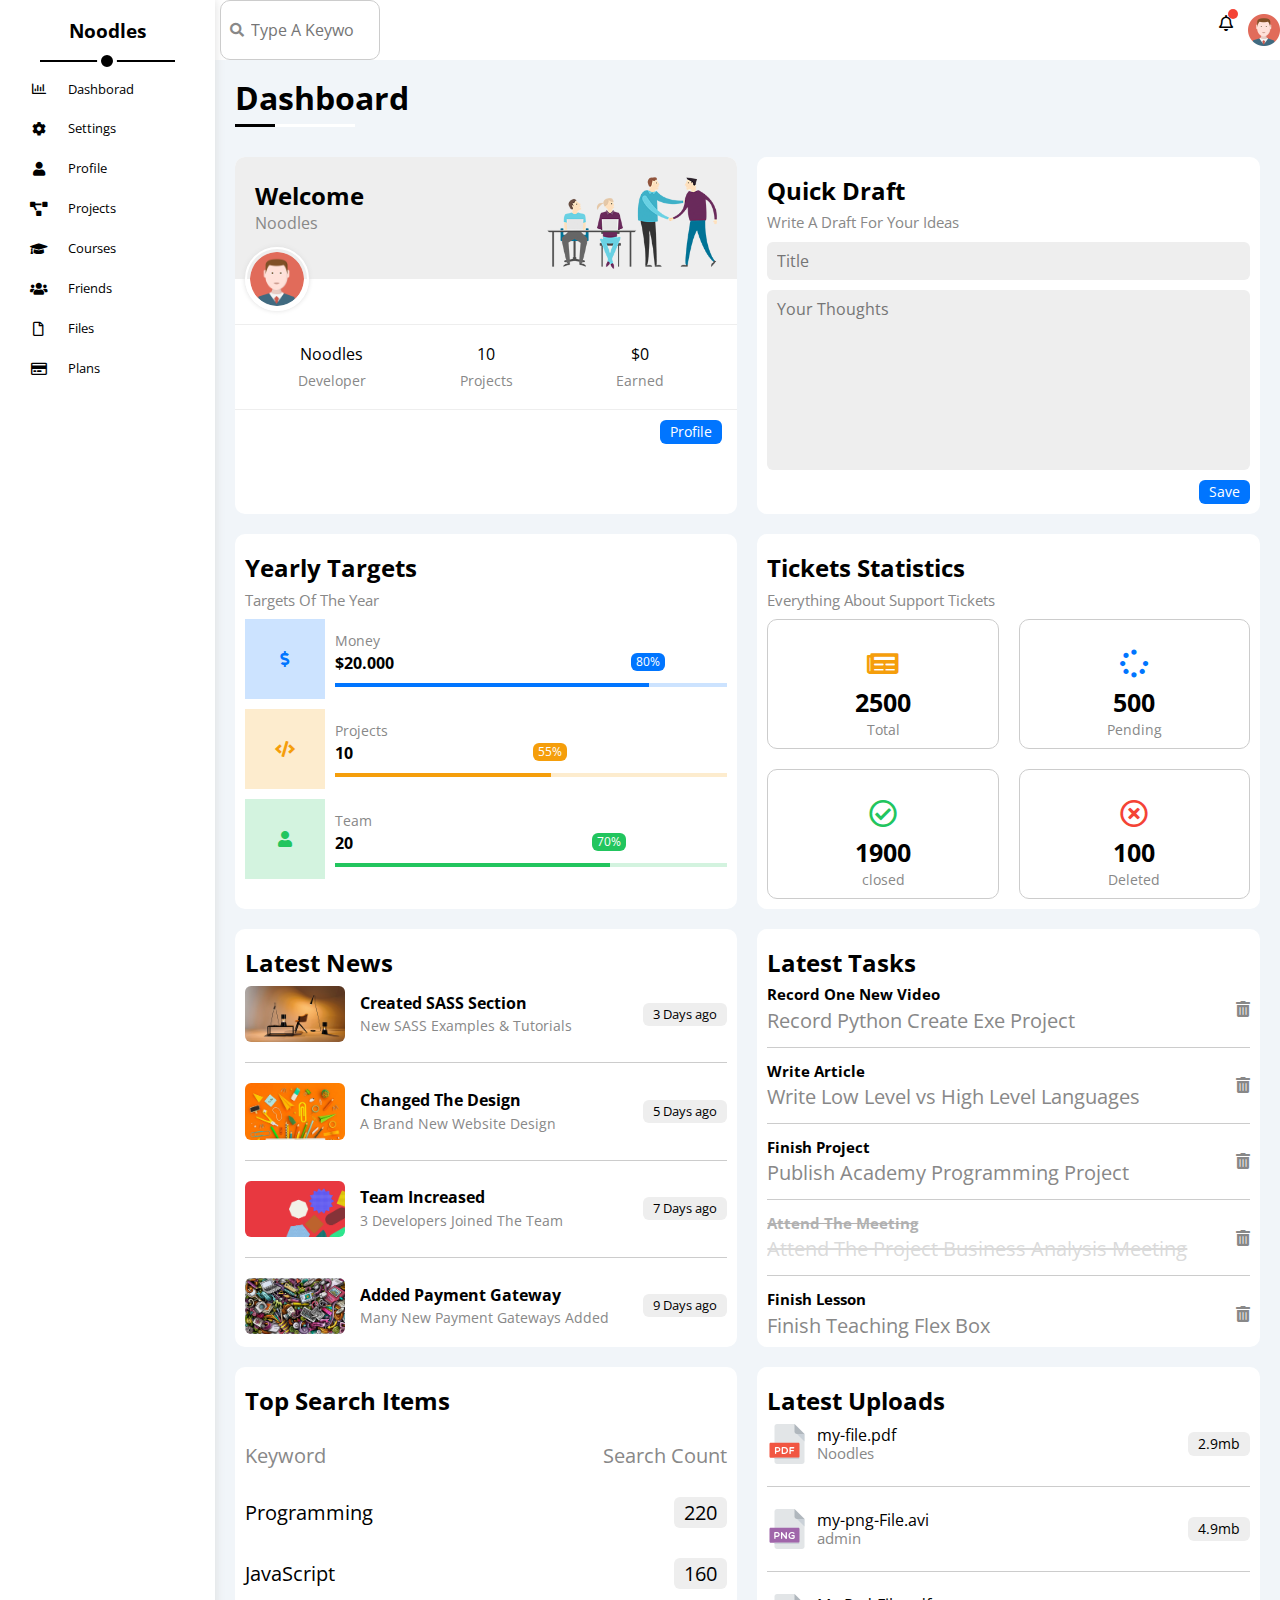
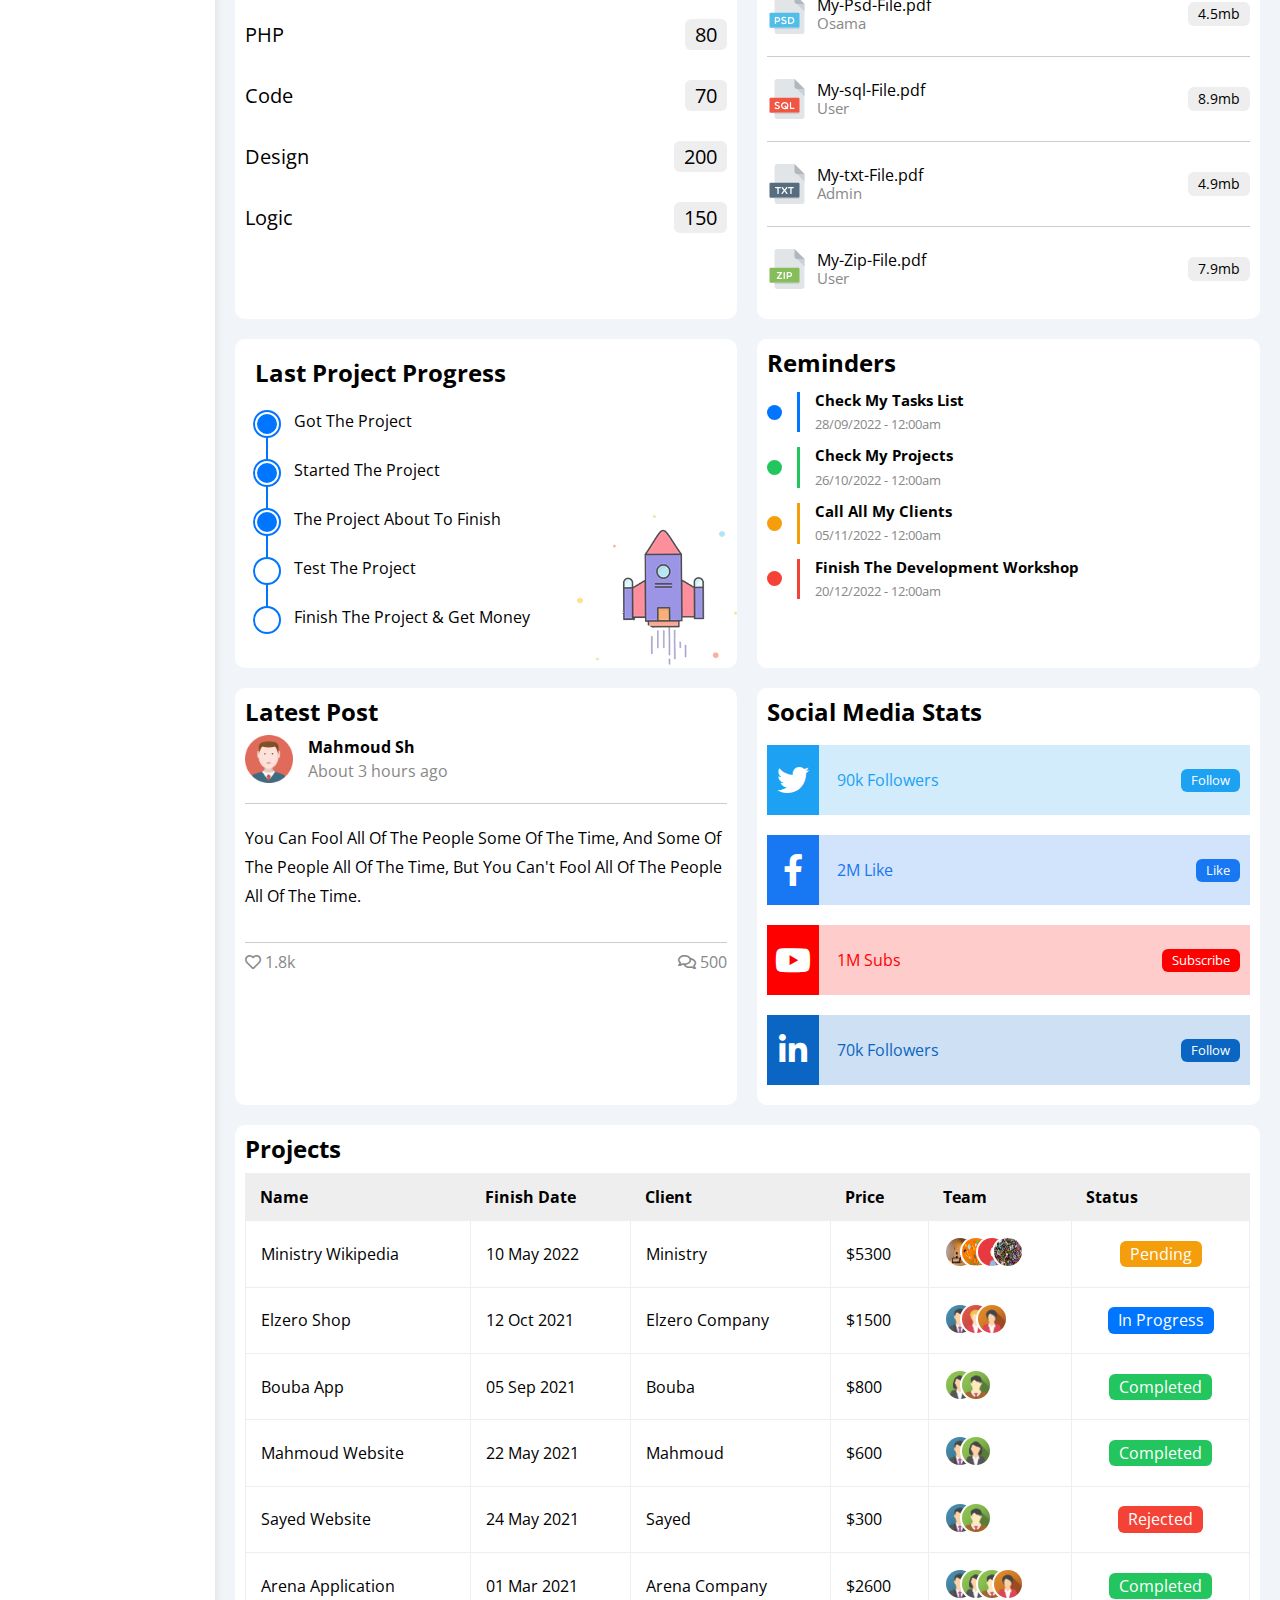
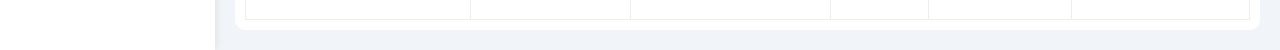
<file: index.html>
<!DOCTYPE html>
<html lang="en">
<head>
    <meta charset="UTF-8">
    <meta name="viewport" content="width=device-width, initial-scale=1.0">
    <link rel="stylesheet" href="css/all.min.css">
    <link rel="stylesheet" href="css/framework.css">
    <link rel="stylesheet" href="css/normalize.css">
    <link rel="stylesheet" href="css/temp.css">
    <link rel="preconnect" href="https://fonts.gstatic.com" crossorigin />
    <link href="https://fonts.googleapis.com/css2?family=Open+Sans:wght@300;500&#038;display=swap" rel="stylesheet" />
    <title>Template-4</title>
</head>
<body>
    <!-- Start Sidebar -->
    <div class="page d-flex">
        <div class="sidebar bg-white p-20 p-relative">
            <h3 class="p-relative txt-c mt-0">Noodles</h3>
            <ul>
                <li>
                    <a class="active d-flex align-c c-black fs-14 p-10 rad-6" href="index.html">
                        <i class="far fa-chart-bar fa-fw mr-10"></i>
                        <span>Dashborad</span>
                    </a>
                </li>
                <li>
                    <a class="d-flex align-c c-black fs-14 p-10 rad-6" href="settings.html">
                        <i class="fas fa-cog fa-fw mr-10"></i>
                        <span>Settings</span>
                    </a>
                </li>
                <li>
                    <a class="d-flex align-c c-black fs-14 p-10 rad-6" href="profile.html">
                        <i class="fas fa-user fa-fw mr-10"></i>
                        <span>Profile</span>
                    </a>
                </li>
                <li>
                    <a class="d-flex align-c c-black fs-14 p-10 rad-6" href="projects.html">
                        <i class="fas fa-project-diagram fa-fw mr-10"></i>
                        <span>Projects</span>
                    </a>
                </li>
                <li>
                    <a class="d-flex align-c c-black fs-14 p-10 rad-6" href="courses.html">
                        <i class="fas fa-graduation-cap fa-fw mr-10"></i>
                        <span>Courses</span>
                    </a>
                </li>
                <li>
                    <a class="d-flex align-c c-black fs-14 p-10 rad-6" href="friends.html">
                        <i class="fas fa-users fa-fw mr-10"></i>
                        <span>Friends</span>
                    </a>
                </li>
                <li>
                    <a class="d-flex align-c c-black fs-14 p-10 rad-6" href="files.html">
                        <i class="far fa-file fa-fw mr-10"></i>
                        <span>Files</span>
                    </a>
                </li>
                <li>
                    <a class="d-flex align-c c-black fs-14 p-10 rad-6" href="plans.html">
                        <i class="far fa-credit-card fa-fw mr-10"></i>
                        <span>Plans</span>
                    </a>
                </li>
            </ul>
        </div>
        <!-- End Sidebar -->
        <div class="content w-full">
            <!-- Start Head -->
            <div class="head bg-white p-15 between-flex">
                <div class="search p-relative">
                  <input class="p-10" type="search" placeholder="Type A Keyword" />
                </div>
                <div class="icons d-flex align-center">
                  <span class="notification p-relative">
                    <i class="far fa-bell"></i>
                  </span>
                  <img decoding="async" src="img/avatar.png" alt="" />
                </div>
              </div>
            <!-- End Head -->
            <h1 class="p-relative">Dashboard</h1>
            <div class="wrapper d-grid gap-20">
                <!-- Start Welcome -->
                <div class="welcome bg-white rad-10 txt-c-mobile d-block-mobile">
                    <div class="intro p-20 d-flex jc-sb bg-eee">
                        <div>
                            <h2 class="mg-0 mt-5">Welcome</h2>
                            <p class="c-gray mt-5">Noodles</p>
                        </div>
                        <img class="hide-mobile" src="img/welcome.png" alt="">
                    </div>
                    <img class="avatar" src="img/avatar.png" alt="">
                    <div class="body txt-c d-flex p-20 mt-20 mb-20 block-mobile d-block-mobile">
                        <div>Noodles<span class="d-block c-gray fs-14 mt-10">Developer</span></div>
                        <div>10<spanc class="d-block c-gray fs-14 mt-10">Projects</span></div>
                        <div>$0<span class="d-block c-gray fs-14 mt-10">Earned</span></div>
                    </div>
                    <a href="html.profile" class="visit btn-shape  d-block fs-14 bg-blue c-white rad-6 w-fit">Profile</a>
                </div>
                <!-- End Welcome -->
                <!-- Start Quick Draft Widget -->
                 <div class="quick-draft bg-white rad-10 p-10">
                    <h2 class="mt-10 mb-10">Quick Draft</h2>
                    <p class="mt-0 mb-20 fs-15 c-gray">Write A Draft For Your Ideas</p>
                    <form action="">
                        <input class="d-block p-10 w-full bg-eee b-none rad-6 mb-20" type="text" placeholder="Title">
                        <textarea class="rad-6 mb-20 d-block w-full bg-eee p-10 b-none" placeholder="Your Thoughts"></textarea>
                        <input  class="save btn-shape d-block b-none w-fit fs-14 bg-blue c-white" type="submit" value="Save">
                    </form>
                 </div>
                <!-- End Quick Draft Widget -->
                <!-- Start Yearly Targets Widget -->
                <div class="targets bg-white rad-10 p-10">
                    <h2 class="mt-10 mb-10"> Yearly Targets</h2>
                    <p class="mt-0 mb-20 fs-15 c-gray">Targets Of The Year</p>
                    <div class="target-row mb-20 blue d-flex align-c">
                        <div class="icon center-flex mr-10">
                            <i class="fas fa-dollar-sign c-blue"></i>
                        </div>
                        <div class="details">
                            <span class="fs-14 c-gray ">Money</span>
                            <span class="d-block mt-5 mb-10 f-bold">$20.000</span>
                         <div class="progress p-relative">
                            <span class="bg-blue" style="width: 80%;">
                                <span class="bg-blue">80%</span>
                            </span>
                         </div>
                        </div>
                    </div>
                    <div class="target-row mb-20 orange d-flex align-c">
                        <div class="icon center-flex mr-10">
                            <i class="fas fa-code c-orange"></i>
                        </div>
                        <div class="details">
                            <span class="fs-14 c-gray ">Projects</span>
                            <span class="d-block mt-5 mb-10 f-bold">10</span>
                         <div class="progress p-relative">
                            <span class="bg-orange" style="width: 55%;">
                                <span class="bg-orange">55%</span>
                            </span>
                         </div>
                        </div>
                    </div>
                    <div class="target-row mb-20 green d-flex align-c">
                        <div class="icon center-flex mr-10">
                            <i class="fas fa-user c-green"></i>
                        </div>
                        <div class="details">
                            <span class="fs-14 c-gray ">Team</span>
                            <span class="d-block mt-5 mb-10 f-bold">20</span>
                         <div class="progress p-relative">
                            <span class="bg-green" style="width: 70%;">
                                <span class="bg-green">70%</span>
                            </span>
                         </div>
                        </div>
                    </div>
                </div>
                <!-- End Yearly Targets Widget -->
                <!-- Start Tickets -->
                <div class="tickets bg-white rad-10 p-10">
                    <h2 class="mt-10 mb-10">Tickets Statistics</h2>
                    <p class="mt-0 c-gray fs-15 mb-20">Everything About Support Tickets</p>
                    <div class="content d-flex txt-c gap-20 f-wrap">
                        <div class="box p-10 fs-14 c-gray rad-10">
                            <i class="fas fa-newspaper fa-2x c-orange w-full mb-20 mt-20"></i>
                            <span class="f-bold c-black fs-25 d-block mb-5">2500</span>
                            Total
                        </div>
                        <div class="box p-10 fs-14 c-gray rad-10">
                            <i class="fas fa-spinner fa-2x c-blue w-full mb-20 mt-20"></i>
                            <span class="f-bold c-black fs-25 d-block mb-5">500</span>
                            Pending
                        </div>
                        <div class="box p-10 fs-14 c-gray rad-10">
                            <i class="far fa-check-circle fa-2x c-green w-full mb-20 mt-20"></i>
                            <span class="f-bold c-black fs-25 d-block mb-5">1900</span>
                            closed
                        </div>
                        <div class="box p-10 fs-14 c-gray rad-10">
                            <i class="far fa-times-circle fa-2x c-red w-full mb-20 mt-20"></i>
                            <span class="f-bold c-black fs-25 d-block mb-5">100</span>
                            Deleted
                        </div>
                    </div>
                </div>
                <!-- End Tickets -->
                <!-- Start News -->
                <div class="news bg-white rad-10 p-10 txt-c-mobile">
                    <h2 class="mt-10 mb-10 ">Latest News</h2>
                    <div class="news-row d-flex align-c d-block-mobile">
                        <img src="img/news-01.png" alt="">
                        <div class="info">
                            <h3>Created SASS Section</h3>
                            <p class="mg-0 fs-14 c-gray">New SASS Examples & Tutorials</p>
                        </div>
                        <div class="btn-shape bg-eee fs-13 label">3 Days ago</div>
                    </div>
                    <div class="news-row d-flex align-c d-block-mobile">
                        <img src="img/news-02.png" alt="">
                        <div class="info">
                            <h3>Changed The Design</h3>
                            <p class="mg-0 fs-14 c-gray">A Brand New Website Design</p>
                        </div>
                        <div class="btn-shape bg-eee fs-13 label">5 Days ago</div>
                    </div>
                    <div class="news-row d-flex align-c d-block-mobile">
                        <img src="img/news-03.png" alt="">
                        <div class="info">
                            <h3>Team Increased</h3>
                            <p class="mg-0 fs-14 c-gray">3 Developers Joined The Team</p>
                        </div>
                        <div class="btn-shape bg-eee fs-13 label">7 Days ago</div>
                    </div>
                    <div class="news-row d-flex align-c d-block-mobile">
                        <img src="img/news-04.png" alt="">
                        <div class="info">
                            <h3>Added Payment Gateway</h3>
                            <p class="mg-0 fs-14 c-gray">Many New Payment Gateways Added</p>
                        </div>
                        <div class="btn-shape bg-eee fs-13 label">9 Days ago</div>
                    </div>
                </div>
                <!-- End News -->
                <!-- Start Task -->
                <div class="task bg-white p-10 rad-10">
                    <h2 class="mt-10 mb-10 ">Latest Tasks</h2>
                    <div class="info between-flex mg-0 ">
                        <div class="text">
                            <h3 class="mt-0 fs-15 mb-5">Record One New Video</h3>
                            <p class="c-gray fs-20 mg-0">Record Python Create Exe Project</p>
                        </div>
                        <i class="fas fa-trash-alt c-gray delete"></i>
                    </div>
                    <div class="info between-flex mg-0 ">
                        <div class="text">
                            <h3 class="mt-0 fs-15 mb-5" >Write Article</h3>
                            <p class="c-gray fs-20 mg-0">Write Low Level vs High Level Languages</p>
                        </div>
                        <i class="fas fa-trash-alt c-gray delete"></i>
                    </div>
                    <div class="info between-flex mg-0 ">
                        <div class="text">
                            <h3 class="mt-0 fs-15 mb-5">Finish Project</h3>
                            <p class="c-gray fs-20 mg-0">Publish Academy Programming Project</p>
                        </div>
                        <i class="fas fa-trash-alt c-gray delete"></i>
                    </div>
                    <div class="info between-flex mg-0 ">
                        <div class="text done">
                            <h3 class="mt-0 fs-15 mb-5">Attend The Meeting</h3>
                            <p class="c-gray fs-20 mg-0">Attend The Project Business Analysis Meeting</p>
                        </div>
                        <i class="fas fa-trash-alt c-gray delete"></i>
                    </div>
                    <div class="info between-flex mg-0 ">
                        <div class="text">
                            <h3 class="mt-0 fs-15 mb-5">Finish Lesson</h3>
                            <p class="c-gray fs-20 mg-0">Finish Teaching Flex Box</p>
                        </div>
                        <i class="fas fa-trash-alt c-gray delete"></i>
                    </div>
                </div>
                <!-- End Task -->
                <!-- Start Search -->
                <div class="search bg-white p-10 rad-10">
                    <h2 class="mt-10 mb-10">Top Search Items</h2>
                    <div class="text-row between-flex p-15">
                        <p class="c-gray fs-20 mb-10">Keyword</p>
                        <p class="c-gray fs-20 mb-10">Search Count</p>
                    </div>
                    <div class="text-row between-flex p-15">
                        <p class=" fs-20 mb-10">Programming</p>
                        <p class="btn-shape bg-eee fs-20 mb-10">220</p>
                    </div>
                    <div class="text-row between-flex p-15">
                        <p class=" fs-20 mb-10">JavaScript</p>
                        <p class="btn-shape bg-eee fs-20 mb-10">160</p>
                    </div>
                    <div class="text-row between-flex p-15">
                        <p class=" fs-20 mb-10">PHP</p>
                        <p class="btn-shape bg-eee fs-20 mb-10">80</p>
                    </div>
                    <div class="text-row between-flex p-15">
                        <p class=" fs-20 mb-10">Code</p>
                        <p class=" btn-shape bg-eee fs-20 mb-10">70</p>
                    </div>
                    <div class="text-row between-flex p-15">
                        <p class=" fs-20 mb-10">Design</p>
                        <p class="btn-shape bg-eee fs-20 mb-10">200</p>
                    </div>
                    <div class="text-row between-flex p-15">
                        <p class=" fs-20 mb-10">Logic</p>
                        <p class="btn-shape bg-eee fs-20 mb-10">150</p>
                    </div>
                </div>
                <!-- End Search -->
                <!-- Start Latest Uploads -->
                <div class="latest bg-white p-10 rad-10">
                    <h2 class="mt-10 mb-10">Latest Uploads</h2>
                        <ul class="mg-0">
                            <li class="between-flex mb-10 pb-10">
                                <div class="d-flex align-c">
                                    <img class="mr-10" src="img/pdf.svg" alt="">
                                    <div>
                                        <span class="d-block">my-file.pdf</span>
                                        <span class="c-gray fs-15 ">Noodles</span>
                                    </div>
                                </div>
                                <div class="btn-shape bg-eee fs-14">2.9mb</div>
                            </li>
                            <li class="between-flex mb-10 pb-10">
                                <div class="d-flex align-c">
                                    <img class="mr-10" src="img/png.svg" alt="">
                                    <div>
                                        <span class="d-block">my-png-File.avi</span>
                                        <span class="c-gray fs-15 ">admin</span>
                                    </div>
                                </div>
                                <div class="btn-shape bg-eee fs-14">4.9mb</div>
                            </li>
                            <li class="between-flex mb-10 pb-10">
                                <div class="d-flex align-c">
                                    <img class="mr-10" src="img/psd.svg" alt="">
                                    <div>
                                        <span class="d-block">My-Psd-File.pdf</span>
                                        <span class="c-gray fs-15 ">Osama</span>
                                    </div>
                                </div>
                                <div class="btn-shape bg-eee fs-14">4.5mb</div>
                            </li>
                            <li class="between-flex mb-10 pb-10">
                                <div class="d-flex align-c">
                                    <img class="mr-10" src="img/sql.svg" alt="">
                                    <div>
                                        <span class="d-block">My-sql-File.pdf</span>
                                        <span class="c-gray fs-15 ">User</span>
                                    </div>
                                </div>
                                <div class="btn-shape bg-eee fs-14">8.9mb</div>
                            </li>
                            <li class="between-flex mb-10 pb-10">
                                <div class="d-flex align-c">
                                    <img class="mr-10" src="img/txt.svg" alt="">
                                    <div>
                                        <span class="d-block">My-txt-File.pdf</span>
                                        <span class="c-gray fs-15 ">Admin</span>
                                    </div>
                                </div>
                                <div class="btn-shape bg-eee fs-14">4.9mb</div>
                            </li>
                            <li class="between-flex mb-10 pb-10">
                                <div class="d-flex align-c">
                                    <img class="mr-10" src="img/zip.svg" alt="">
                                    <div>
                                        <span class="d-block">My-Zip-File.pdf</span>
                                        <span class="c-gray fs-15 ">User</span>
                                    </div>
                                </div>
                                <div class="btn-shape bg-eee fs-14">7.9mb</div>
                            </li>
                        </ul>
                    </div>
                <!-- End Latest Uploads -->
                <!-- Start Project -->
                <div class="last-project p-20 bg-white rad-10 p-relative">
                    <h2 class="mt-0 mb-20">Last Project Progress</h2>
                    <ul class="m-0 p-relative">
                      <li class="mt-25 d-flex align-center done">Got The Project</li>
                      <li class="mt-25 d-flex align-center done">Started The Project</li>
                      <li class="mt-25 d-flex align-center done">The Project About To Finish</li>
                      <li class="mt-25 d-flex align-center current">Test The Project</li>
                      <li class="mt-25 d-flex align-center">Finish The Project & Get Money</li>
                    </ul>
                    <img decoding="async" class="launch-icon hide-mobile" src="img/project.png" alt="" />
                  </div>
                <!-- End Project -->
                <!-- Start Reminder -->
                <div class="reminders bg-white p-10 rad-10 p-relative">
                    <h2 class="mt-0 mb-10">Reminders</h2>
                    <ul class="mg-0">
                        <li class="d-flex align-c mt-15">
                            <span class="key bg-blue rad-half mr-15 d-block"></span>
                            <div class="blue pl-15">
                                <p class="f-bold fs-15 mt-0 mb-5">Check My Tasks List</p>
                                <span class="fs-13 c-gray ">28/09/2022 - 12:00am</span>
                            </div>
                        </li>
                        <li class="d-flex align-c mt-15">
                            <span class="key bg-green rad-half mr-15 d-block"></span>
                            <div class="green pl-15">
                                <p class="f-bold fs-15 mt-0 mb-5">Check My Projects</p>
                                <span class="fs-13 c-gray ">26/10/2022 - 12:00am</span>
                            </div>
                        </li>
                        <li class="d-flex align-c mt-15">
                            <span class="key bg-orange rad-half mr-15 d-block"></span>
                            <div class="orange pl-15">
                                <p class="f-bold fs-15 mt-0 mb-5">Call All My Clients</p>
                                <span class="fs-13 c-gray ">05/11/2022 - 12:00am</span>
                            </div>
                        </li>
                        <li class="d-flex align-c mt-15">
                            <span class="key bg-red rad-half mr-15 d-block"></span>
                            <div class="red pl-15">
                                <p class="f-bold fs-15 mt-0 mb-5">Finish The Development Workshop</p>
                                <span class="fs-13 c-gray ">20/12/2022 - 12:00am</span>
                            </div>
                        </li>
                    </ul>
                </div>
                <!-- End Reminder -->
                <!-- Start Latest Post -->
                <div class="latest-post bg-white p-10 rad-10">
                    <h2 class="mt-0 mb-10">Latest Post</h2>
                    <div class="top d-flex align-c">
                        <img class="avatar mr-15" src="img/avatar.png" alt="">
                        <div class="info">
                            <span class="d-block mb-5 f-bold">Mahmoud Sh</span>
                            <span class="c-gray">About 3 hours ago</span>
                        </div>
                    </div>
                    <div class="post-content txt-c-mobile pt-20 pb-20 mt-20 mb-20 brt-1 brb-1">
                        You Can Fool All Of The People Some Of The Time, And Some Of The People All Of The Time, But You Can't Fool All Of The People All Of The Time.
                    </div>
                    <div class="post-states between-flex c-gray">
                        <div>
                            <i class="far fa-heart"></i>
                            <span>1.8k</span>
                        </div>
                        <div>
                            <i class="far fa-comments"></i>
                            <span>500</span>
                        </div>
                    </div>
                </div>
                <!-- End Latest Post -->
                <!-- Start Social Media -->
                <div class="social-media bg-white p-10 rad-10">
                    <h2 class="mt-0 mb-10">Social Media Stats</h2>
                    <div class="box twitter between-flex p-relative p-15 mb-10 ">
                        <i class="fab fa-twitter fa-2x center-flex c-white h-full"></i>
                        <span>90k Followers</span>
                        <a class="btn-shape c-white p-10 fs-13" href="#">Follow</a>
                    </div>
                    <div class="box facebook between-flex p-relative p-15 mb-10">
                        <i class="fab fa-facebook-f fa-2x center-flex c-white h-full"></i>
                        <span>2M Like</span>
                        <a class="btn-shape c-white p-10 fs-13" href="#">Like</a>
                    </div>
                    <div class="box youtube between-flex p-relative p-15 mb-10">
                        <i class="fab fa-youtube fa-2x center-flex c-white h-full"></i>
                        <span>1M Subs</span>
                        <a class="btn-shape c-white p-10 fs-13" href="#">Subscribe</a>
                    </div>
                    <div class="box linkedin between-flex p-relative p-15 mb-10">
                        <i class="fab fa-linkedin-in fa-2x center-flex c-white h-full"></i>
                        <span>70k Followers</span>
                        <a class="btn-shape c-white p-10 fs-13" href="#">Follow</a>
                    </div>
                </div>
                <!-- End Social Media -->
            </div>
            <!-- Start Table -->
            <div class="projects bg-white p-10 rad-10 mg-20">
                <h2 class="mt-0 mb-20">Projects</h2>
                <div class="responsive-table">
                    <table class="w-full fs">
                        <thead>
                            <tr>
                                <td>Name</td>
                                <td>Finish Date</td>
                                <td>Client</td>
                                <td>Price</td>
                                <td>Team</td>
                                <td>Status</td>
                            </tr>
                        </thead>
                        <tbody>
                            <tr>
                                <td>Ministry Wikipedia</td>
                                <td>10 May 2022</td>
                                <td>Ministry</td>
                                <td>$5300</td>
                                <td>
                                    <img src="img/news-01.png" alt="">
                                    <img src="img/news-02.png" alt="">
                                    <img src="img/news-03.png" alt="">
                                    <img src="img/news-04.png " alt="">
                                </td>
                                <td>
                                    <span class="btn-shape bg-orange c-white label">Pending</span>
                                </td>
                            </tr>
                            <tr>
                                <td>Elzero Shop</td>
                                <td>12 Oct 2021</td>
                                <td>Elzero Company</td>
                                <td>$1500</td>
                                <td>
                                  <img decoding="async" src="img/team-01.png" alt="" />
                                  <img decoding="async" src="img/team-05.png" alt="" />
                                  <img decoding="async" src="img/team-04.png" alt="" />
                                </td>
                                <td><span class="label btn-shape bg-blue c-white">In Progress</span></td>
                            </tr>
                            <tr>
                                <td>Bouba App</td>
                                <td>05 Sep 2021</td>
                                <td>Bouba</td>
                                <td>$800</td>
                                <td>
                                  <img decoding="async" src="img/team-02.png" alt="" />
                                  <img decoding="async" src="img/team-03.png" alt="" />
                                </td>
                                <td><span class="label btn-shape bg-green c-white">Completed</span></td>
                            </tr>
                            <tr>
                                <td>Mahmoud Website</td>
                                <td>22 May 2021</td>
                                <td>Mahmoud</td>
                                <td>$600</td>
                                <td>
                                  <img decoding="async" src="img/team-01.png" alt="" />
                                  <img decoding="async" src="img/team-02.png" alt="" />
                                </td>
                                <td><span class="label btn-shape bg-green c-white">Completed</span></td>
                            </tr>
                            <tr>
                                <td>Sayed Website</td>
                                <td>24 May 2021</td>
                                <td>Sayed</td>
                                <td>$300</td>
                                <td>
                                  <img decoding="async" src="img/team-01.png" alt="" />
                                  <img decoding="async" src="img/team-03.png" alt="" />
                                </td>
                                <td><span class="label btn-shape bg-red c-white">Rejected</span></td>
                            </tr>
                            <tr>
                                <td>Arena Application</td>
                                <td>01 Mar 2021</td>
                                <td>Arena Company</td>
                                <td>$2600</td>
                                <td>
                                  <img decoding="async" src="img/team-01.png" alt="" />
                                  <img decoding="async" src="img/team-02.png" alt="" />
                                  <img decoding="async" src="img/team-03.png" alt="" />
                                  <img decoding="async" src="img/team-04.png" alt="" />
                                </td>
                                <td><span class="label btn-shape bg-green c-white">Completed</span></td>
                            </tr>
                        </tbody>
                    </table>
                </div>
            </div>
            <!-- End Table -->
        </div>
    </div>
</body>
</html>
</file>
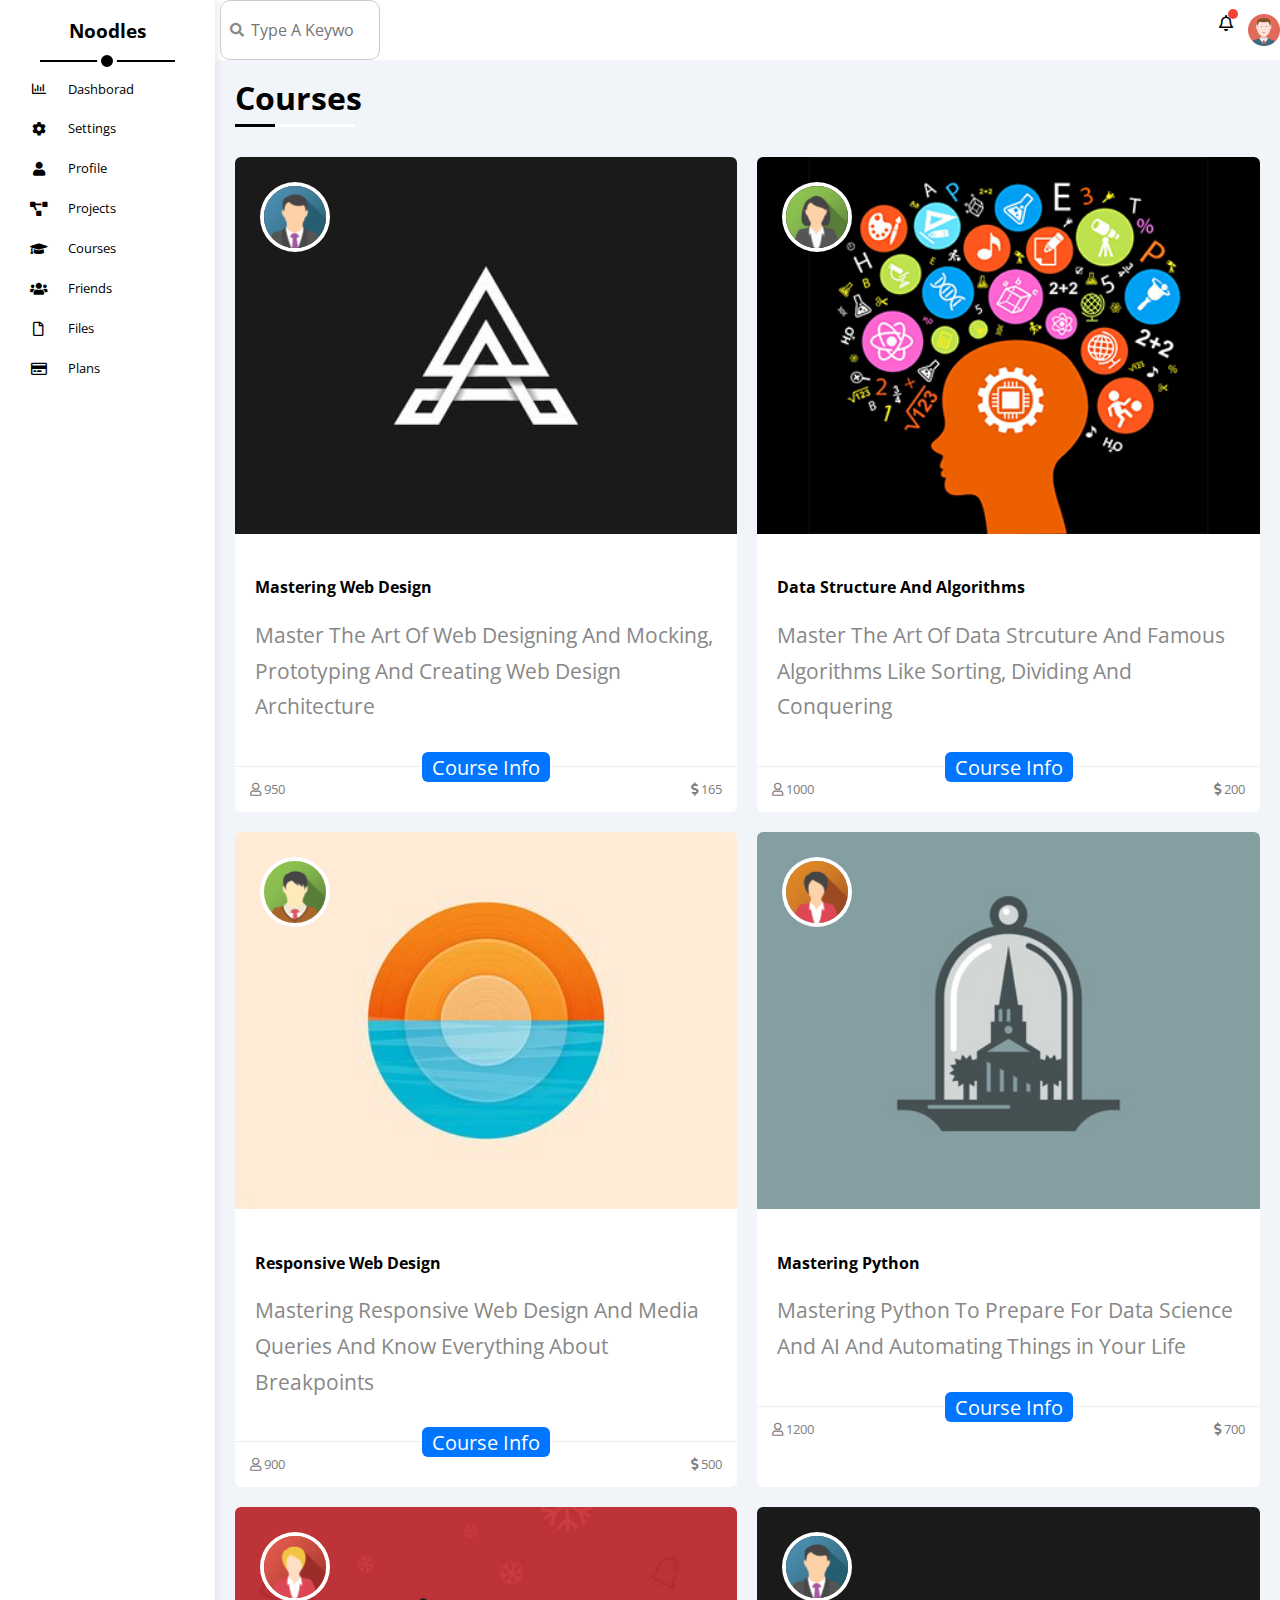
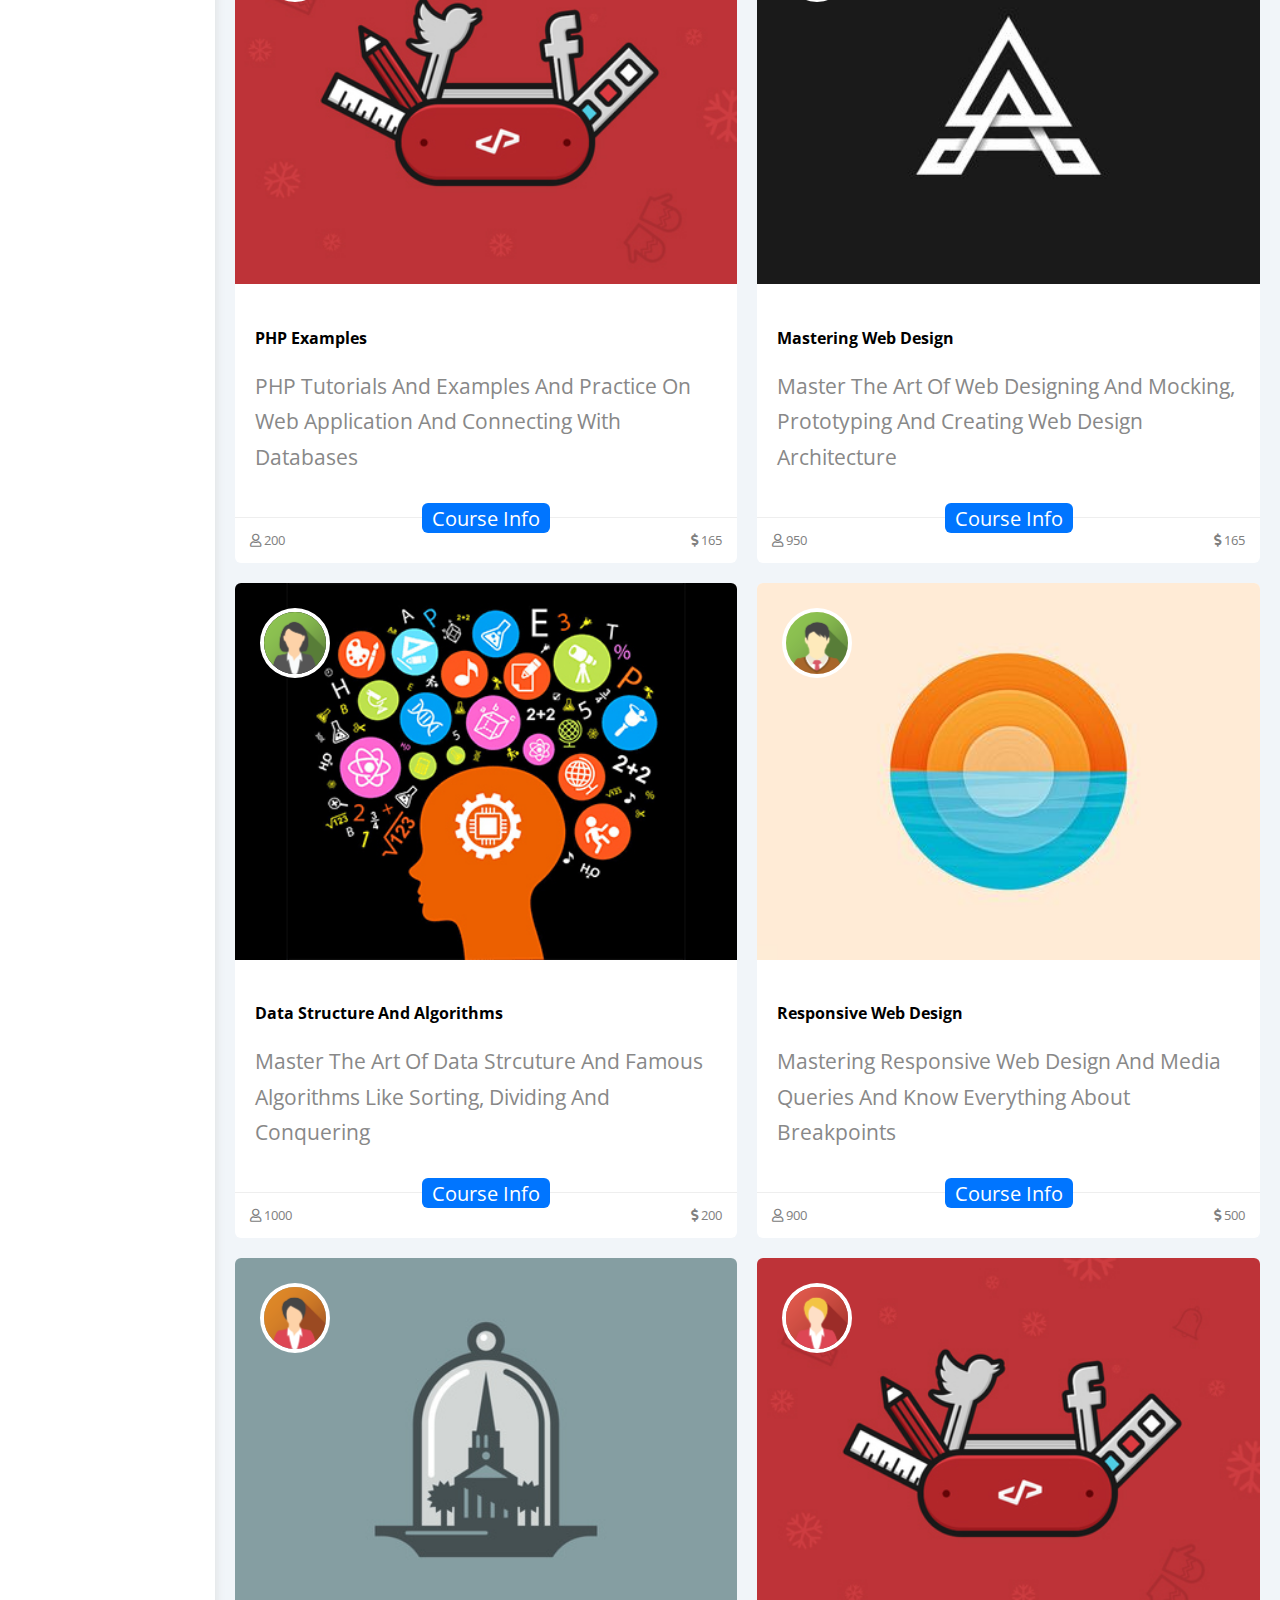
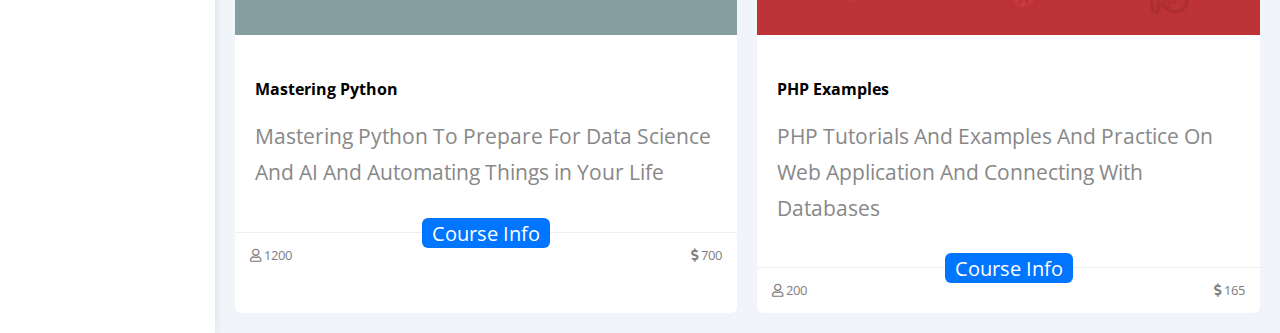
<file: Courses.html>
<!DOCTYPE html>
<html lang="en">
<head>
    <meta charset="UTF-8">
    <meta name="viewport" content="width=device-width, initial-scale=1.0">
    <link rel="stylesheet" href="css/all.min.css">
    <link rel="stylesheet" href="css/framework.css">
    <link rel="stylesheet" href="css/normalize.css">
    <link rel="stylesheet" href="css/temp.css">
    <link rel="preconnect" href="https://fonts.gstatic.com" crossorigin />
    <link href="https://fonts.googleapis.com/css2?family=Open+Sans:wght@300;500&#038;display=swap" rel="stylesheet" />
    <title>Template-4</title>
</head>
<body>
    <!-- Start Sidebar -->
    <div class="page d-flex">
        <div class="sidebar bg-white p-20 p-relative">
            <h3 class="p-relative txt-c mt-0">Noodles</h3>
            <ul>
                <li>
                    <a class="d-flex align-c c-black fs-14 p-10 rad-6" href="index.html">
                        <i class="far fa-chart-bar fa-fw mr-10"></i>
                        <span>Dashborad</span>
                    </a>
                </li>
                <li>
                    <a class="  d-flex align-c c-black fs-14 p-10 rad-6" href="settings.html">
                        <i class="fas fa-cog fa-fw mr-10"></i>
                        <span>Settings</span>
                    </a>
                </li>
                <li>
                    <a class=" d-flex align-c c-black fs-14 p-10 rad-6" href="profile.html">
                        <i class="fas fa-user fa-fw mr-10"></i>
                        <span>Profile</span>
                    </a>
                </li>
                <li>
                    <a class=" d-flex align-c c-black fs-14 p-10 rad-6" href="projects.html">
                        <i class="fas fa-project-diagram fa-fw mr-10"></i>
                        <span>Projects</span>
                    </a>
                </li>
                <li>
                    <a class="active d-flex align-c c-black fs-14 p-10 rad-6" href="courses.html">
                        <i class="fas fa-graduation-cap fa-fw mr-10"></i>
                        <span>Courses</span>
                    </a>
                </li>
                <li>
                    <a class="d-flex align-c c-black fs-14 p-10 rad-6" href="friends.html">
                        <i class="fas fa-users fa-fw mr-10"></i>
                        <span>Friends</span>
                    </a>
                </li>
                <li>
                    <a class="d-flex align-c c-black fs-14 p-10 rad-6" href="files.html">
                        <i class="far fa-file fa-fw mr-10"></i>
                        <span>Files</span>
                    </a>
                </li>
                <li>
                    <a class="d-flex align-c c-black fs-14 p-10 rad-6" href="plans.html">
                        <i class="far fa-credit-card fa-fw mr-10"></i>
                        <span>Plans</span>
                    </a>
                </li>
            </ul>
        </div>
        <!-- End Sidebar -->
        <div class="content w-full">
            <!-- Start Head -->
            <div class="head bg-white p-15 between-flex">
                <div class="search p-relative">
                  <input class="p-10" type="search" placeholder="Type A Keyword" />
                </div>
                <div class="icons d-flex align-center">
                  <span class="notification p-relative">
                    <i class="far fa-bell"></i>
                  </span>
                  <img decoding="async" src="img/avatar.png" alt="" />
                </div>
              </div>
            <!-- End Head -->
            <h1 class="p-relative">Courses</h1>
              <div class="courses-page d-grid m-20 gap-20">
                <!-- Start Courses -->
                <div class="course bg-white rad-6 p-relative">
                    <img class="cover" src="img/course-01.jpg" alt="">
                    <img class="instructor" src="img/team-01.png" alt="">
                    <div class="text p-20 ">
                        <h4>Mastering Web Design</h4>
                        <p class="discription c-gray fs-15 mmt-15">Master The Art Of Web Designing And Mocking, Prototyping And Creating Web Design Architecture</p>
                    </div>
                    <div class="info p-15 p-relative between-flex">
                        <span class="title bg-blue c-white btn-shape">Course Info</span>
                        <span class="c-grey ">
                            <i class="far fa-user"></i>
                          950
                        </span>
                        <span class="c-grey">
                            <i class="fas fa-dollar-sign"></i>
                          165
                        </span>
                    </div>
                </div>
                <div class="course bg-white rad-6 p-relative">
                    <img class="cover" src="img/course-02.jpg" alt="">
                    <img class="instructor" src="img/team-02.png" alt="">
                    <div class="text p-20 ">
                        <h4>Data Structure And Algorithms</h4>
                        <p class="discription c-gray fs-15 mmt-15">Master The Art Of Data Strcuture And Famous Algorithms Like Sorting, Dividing And Conquering</p>
                    </div>
                    <div class="info p-15 p-relative between-flex">
                        <span class="title bg-blue c-white btn-shape">Course Info</span>
                        <span class="c-grey ">
                            <i class="far fa-user"></i>
                          1000
                        </span>
                        <span class="c-grey">
                            <i class="fas fa-dollar-sign"></i>
                          200
                        </span>
                    </div>
                </div>
                <div class="course bg-white rad-6 p-relative">
                    <img class="cover" src="img/course-03.jpg" alt="">
                    <img class="instructor" src="img/team-03.png" alt="">
                    <div class="text p-20 ">
                        <h4>Responsive Web Design</h4>
                        <p class="discription c-gray fs-15 mmt-15">Mastering Responsive Web Design And Media Queries And Know Everything About Breakpoints</p>
                    </div>
                    <div class="info p-15 p-relative between-flex">
                        <span class="title bg-blue c-white btn-shape">Course Info</span>
                        <span class="c-grey ">
                            <i class="far fa-user"></i>
                          900
                        </span>
                        <span class="c-grey">
                            <i class="fas fa-dollar-sign"></i>
                          500
                        </span>
                    </div>
                </div>
                <div class="course bg-white rad-6 p-relative">
                    <img class="cover" src="img/course-04.jpg" alt="">
                    <img class="instructor" src="img/team-04.png" alt="">
                    <div class="text p-20 ">
                        <h4>Mastering Python</h4>
                        <p class="discription c-gray fs-15 mmt-15">Mastering Python To Prepare For Data Science And AI And Automating Things in Your Life</p>
                    </div>
                    <div class="info p-15 p-relative between-flex">
                        <span class="title bg-blue c-white btn-shape">Course Info</span>
                        <span class="c-grey ">
                            <i class="far fa-user"></i>
                          1200
                        </span>
                        <span class="c-grey">
                            <i class="fas fa-dollar-sign"></i>
                          700
                        </span>
                    </div>
                </div>
                <div class="course bg-white rad-6 p-relative">
                    <img class="cover" src="img/course-05.jpg" alt="">
                    <img class="instructor" src="img/team-05.png" alt="">
                    <div class="text p-20 ">
                        <h4>PHP Examples</h4>
                        <p class="discription c-gray fs-15 mmt-15">PHP Tutorials And Examples And Practice On Web Application And Connecting With Databases</p>
                    </div>
                    <div class="info p-15 p-relative between-flex">
                        <span class="title bg-blue c-white btn-shape">Course Info</span>
                        <span class="c-grey ">
                            <i class="far fa-user"></i>
                          200
                        </span>
                        <span class="c-grey">
                            <i class="fas fa-dollar-sign"></i>
                          165
                        </span>
                    </div>
                </div>
                <div class="course bg-white rad-6 p-relative">
                    <img class="cover" src="img/course-01.jpg" alt="">
                    <img class="instructor" src="img/team-01.png" alt="">
                    <div class="text p-20 ">
                        <h4>Mastering Web Design</h4>
                        <p class="discription c-gray fs-15 mmt-15">Master The Art Of Web Designing And Mocking, Prototyping And Creating Web Design Architecture</p>
                    </div>
                    <div class="info p-15 p-relative between-flex">
                        <span class="title bg-blue c-white btn-shape">Course Info</span>
                        <span class="c-grey ">
                            <i class="far fa-user"></i>
                          950
                        </span>
                        <span class="c-grey">
                            <i class="fas fa-dollar-sign"></i>
                          165
                        </span>
                    </div>
                </div>
                <div class="course bg-white rad-6 p-relative">
                    <img class="cover" src="img/course-02.jpg" alt="">
                    <img class="instructor" src="img/team-02.png" alt="">
                    <div class="text p-20 ">
                        <h4>Data Structure And Algorithms</h4>
                        <p class="discription c-gray fs-15 mmt-15">Master The Art Of Data Strcuture And Famous Algorithms Like Sorting, Dividing And Conquering</p>
                    </div>
                    <div class="info p-15 p-relative between-flex">
                        <span class="title bg-blue c-white btn-shape">Course Info</span>
                        <span class="c-grey ">
                            <i class="far fa-user"></i>
                          1000
                        </span>
                        <span class="c-grey">
                            <i class="fas fa-dollar-sign"></i>
                          200
                        </span>
                    </div>
                </div>
                <div class="course bg-white rad-6 p-relative">
                    <img class="cover" src="img/course-03.jpg" alt="">
                    <img class="instructor" src="img/team-03.png" alt="">
                    <div class="text p-20 ">
                        <h4>Responsive Web Design</h4>
                        <p class="discription c-gray fs-15 mmt-15">Mastering Responsive Web Design And Media Queries And Know Everything About Breakpoints</p>
                    </div>
                    <div class="info p-15 p-relative between-flex">
                        <span class="title bg-blue c-white btn-shape">Course Info</span>
                        <span class="c-grey ">
                            <i class="far fa-user"></i>
                          900
                        </span>
                        <span class="c-grey">
                            <i class="fas fa-dollar-sign"></i>
                          500
                        </span>
                    </div>
                </div>
                <div class="course bg-white rad-6 p-relative">
                    <img class="cover" src="img/course-04.jpg" alt="">
                    <img class="instructor" src="img/team-04.png" alt="">
                    <div class="text p-20 ">
                        <h4>Mastering Python</h4>
                        <p class="discription c-gray fs-15 mmt-15">Mastering Python To Prepare For Data Science And AI And Automating Things in Your Life</p>
                    </div>
                    <div class="info p-15 p-relative between-flex">
                        <span class="title bg-blue c-white btn-shape">Course Info</span>
                        <span class="c-grey ">
                            <i class="far fa-user"></i>
                          1200
                        </span>
                        <span class="c-grey">
                            <i class="fas fa-dollar-sign"></i>
                          700
                        </span>
                    </div>
                </div>
                <div class="course bg-white rad-6 p-relative">
                    <img class="cover" src="img/course-05.jpg" alt="">
                    <img class="instructor" src="img/team-05.png" alt="">
                    <div class="text p-20 ">
                        <h4>PHP Examples</h4>
                        <p class="discription c-gray fs-15 mmt-15">PHP Tutorials And Examples And Practice On Web Application And Connecting With Databases</p>
                    </div>
                    <div class="info p-15 p-relative between-flex">
                        <span class="title bg-blue c-white btn-shape">Course Info</span>
                        <span class="c-grey ">
                            <i class="far fa-user"></i>
                          200
                        </span>
                        <span class="c-grey">
                            <i class="fas fa-dollar-sign"></i>
                          165
                        </span>
                    </div>
                </div>
                <!-- End Courses -->
              </div>
        </div>
    </div>
</body>
</html>
</file>
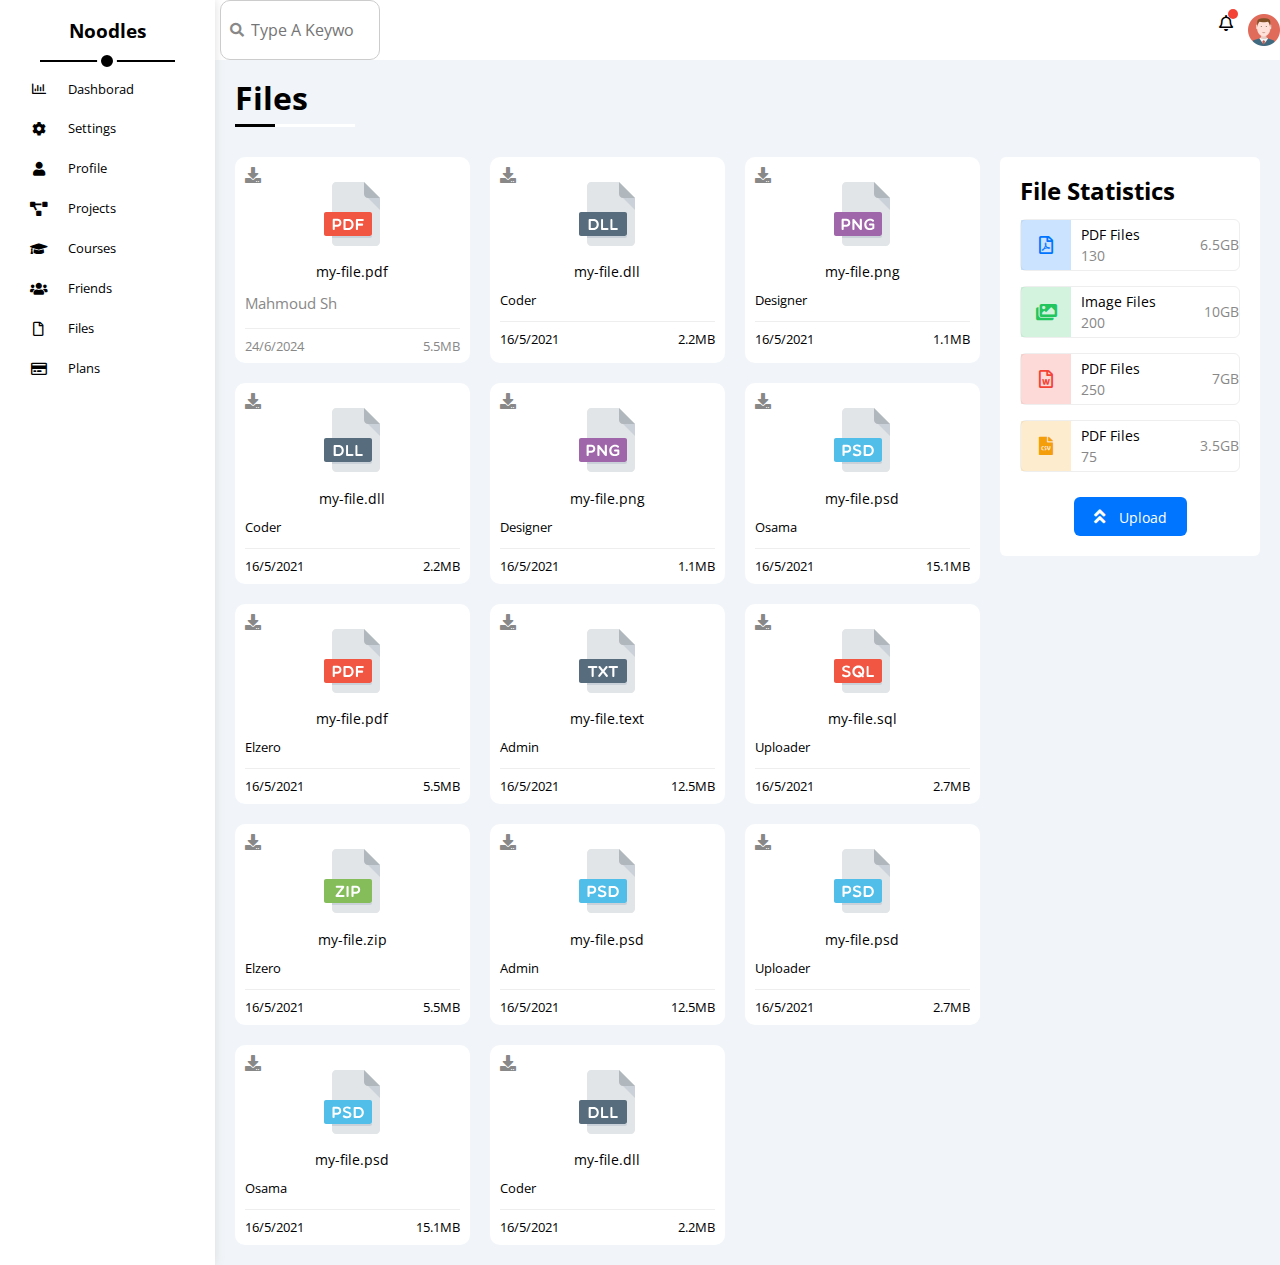
<file: Files.html>
<!DOCTYPE html>
<html lang="en">
<head>
    <meta charset="UTF-8">
    <meta name="viewport" content="width=device-width, initial-scale=1.0">
    <link rel="stylesheet" href="css/all.min.css">
    <link rel="stylesheet" href="css/framework.css">
    <link rel="stylesheet" href="css/normalize.css">
    <link rel="stylesheet" href="css/temp.css">
    <link rel="preconnect" href="https://fonts.gstatic.com" crossorigin />
    <link href="https://fonts.googleapis.com/css2?family=Open+Sans:wght@300;500&#038;display=swap" rel="stylesheet" />
    <title>Template-4</title>
</head>
<body>
    <!-- Start Sidebar -->
    <div class="page d-flex">
        <div class="sidebar bg-white p-20 p-relative">
            <h3 class="p-relative txt-c mt-0">Noodles</h3>
            <ul>
                <li>
                    <a class="d-flex align-c c-black fs-14 p-10 rad-6" href="index.html">
                        <i class="far fa-chart-bar fa-fw mr-10"></i>
                        <span>Dashborad</span>
                    </a>
                </li>
                <li>
                    <a class="  d-flex align-c c-black fs-14 p-10 rad-6" href="settings.html">
                        <i class="fas fa-cog fa-fw mr-10"></i>
                        <span>Settings</span>
                    </a>
                </li>
                <li>
                    <a class=" d-flex align-c c-black fs-14 p-10 rad-6" href="profile.html">
                        <i class="fas fa-user fa-fw mr-10"></i>
                        <span>Profile</span>
                    </a>
                </li>
                <li>
                    <a class=" d-flex align-c c-black fs-14 p-10 rad-6" href="projects.html">
                        <i class="fas fa-project-diagram fa-fw mr-10"></i>
                        <span>Projects</span>
                    </a>
                </li>
                <li>
                    <a class=" d-flex align-c c-black fs-14 p-10 rad-6" href="courses.html">
                        <i class="fas fa-graduation-cap fa-fw mr-10"></i>
                        <span>Courses</span>
                    </a>
                </li>
                <li>
                    <a class=" d-flex align-c c-black fs-14 p-10 rad-6" href="friends.html">
                        <i class="fas fa-users fa-fw mr-10"></i>
                        <span>Friends</span>
                    </a>
                </li>
                <li>
                    <a class="active d-flex align-c c-black fs-14 p-10 rad-6" href="files.html">
                        <i class="far fa-file fa-fw mr-10"></i>
                        <span>Files</span>
                    </a>
                </li>
                <li>
                    <a class="d-flex align-c c-black fs-14 p-10 rad-6" href="plans.html">
                        <i class="far fa-credit-card fa-fw mr-10"></i>
                        <span>Plans</span>
                    </a>
                </li>
            </ul>
        </div>
        <!-- End Sidebar -->
        <div class="content w-full">
            <!-- Start Head -->
            <div class="head bg-white p-15 between-flex">
                <div class="search p-relative">
                  <input class="p-10" type="search" placeholder="Type A Keyword" />
                </div>
                <div class="icons d-flex align-center">
                  <span class="notification p-relative">
                    <i class="far fa-bell"></i>
                  </span>
                  <img decoding="async" src="img/avatar.png" alt="" />
                </div>
              </div>
            <!-- End Head -->
            <h1 class="p-relative">Files</h1>
              <div class="File-page d-flex m-20 gap-20">
                <!-- Start Friends -->
                <div class="file-stats bg-white rad-6 p-20">
                    <h2 class="mt-0 txt-c-mobile mb-15">File Statistics</h2>
                    <div class="d-flex align-c border-eee rad-6 pad-10 mb-15 fs-14">
                        <i class="far fa-file-pdf fa-lg blue c-blue center-flex icon"></i>
                        <div class="info">
                            <span>PDF Files</span>
                            <span class="c-gray mt-5 d-block">130</span>
                        </div>
                        <div class="size c-gray">6.5GB</div>
                    </div>
                    <div class="d-flex align-c border-eee rad-6 pad-10 mb-15 fs-14">
                        <i class="fas fa-images fa-lg green c-green center-flex icon"></i>
                        <div class="info">
                            <span>Image Files</span>
                            <span class="c-gray mt-5 d-block">200</span>
                        </div>
                        <div class="size c-gray">10GB</div>
                    </div>
                    <div class="d-flex align-c border-eee rad-6 pad-10 mb-15 fs-14">
                        <i class="far fa-file-word fa-lg red c-red center-flex icon"></i>
                        <div class="info">
                            <span>PDF Files</span>
                            <span class="c-gray mt-5 d-block">250</span>
                        </div>
                        <div class="size c-gray">7GB</div>
                    </div>
                    <div class="d-flex align-c border-eee rad-6 pad-10 mb-15 fs-14">
                        <i class="fas fa-file-csv fa-lg orange c-orange center-flex icon"></i>
                        <div class="info">
                            <span>PDF Files</span>
                            <span class="c-gray mt-5 d-block">75</span>
                        </div>
                        <div class="size c-gray">3.5GB</div>
                    </div>
                    <a class="upload bg-blue d-block w-fit c-white rad-6 fs-14" href="">
                        <i class="fas fa-angle-double-up "></i>
                        Upload</a>
                </div>
                <div class="file-content d-grid gap-20">
                    <div class="file bg-white p-10 rad-10 ">
                        <i class="fas fa-download c-gray p-absolute"></i>
                        <div class="icon txt-c">
                            <img class="mt-15 mb-15" src="img/pdf.svg" alt="">
                        </div>
                        <div class="txt-c fs-14 mb-10">my-file.pdf</div>
                        <p class="fs-15 c-gray">Mahmoud Sh</p>
                        <div class="info between-flex c-gray mt-10 pt-10 fs-13">
                            <span>24/6/2024</span>
                            <span>5.5MB</span>
                        </div>
                    </div>
                    <div class="file bg-white p-10 rad-10">
                        <i class="fas fa-download c-gray p-absolute"></i>
                        <div class="icon txt-c">
                          <img decoding="async" class="mt-15 mb-15" src="img/dll.svg" alt="" />
                        </div>
                        <div class="txt-c mb-10 fs-14">my-file.dll</div>
                        <p class="c-grey fs-13">Coder</p>
                        <div class="info between-flex mt-10 pt-10 fs-13 c-grey">
                          <span>16/5/2021</span>
                          <span>2.2MB</span>
                        </div>
                      </div>
                      <div class="file bg-white p-10 rad-10">
                        <i class="fas fa-download c-gray p-absolute"></i>
                        <div class="icon txt-c">
                          <img decoding="async" class="mt-15 mb-15" src="img/png.svg" alt="" />
                        </div>
                        <div class="txt-c mb-10 fs-14">my-file.png</div>
                        <p class="c-grey fs-13">Designer</p>
                        <div class="info between-flex mt-10 pt-10 fs-13 c-grey">
                          <span>16/5/2021</span>
                          <span>1.1MB</span>
                        </div>
                      </div>
                      <div class="file bg-white p-10 rad-10">
                        <i class="fas fa-download c-gray p-absolute"></i>
                        <div class="icon txt-c">
                          <img decoding="async" class="mt-15 mb-15" src="img/dll.svg" alt="" />
                        </div>
                        <div class="txt-c mb-10 fs-14">my-file.dll</div>
                        <p class="c-grey fs-13">Coder</p>
                        <div class="info between-flex mt-10 pt-10 fs-13 c-grey">
                          <span>16/5/2021</span>
                          <span>2.2MB</span>
                        </div>
                      </div>
                      <div class="file bg-white p-10 rad-10">
                        <i class="fas fa-download c-gray p-absolute"></i>
                        <div class="icon txt-c">
                          <img decoding="async" class="mt-15 mb-15" src="img/png.svg" alt="" />
                        </div>
                        <div class="txt-c mb-10 fs-14">my-file.png</div>
                        <p class="c-grey fs-13">Designer</p>
                        <div class="info between-flex mt-10 pt-10 fs-13 c-grey">
                          <span>16/5/2021</span>
                          <span>1.1MB</span>
                        </div>
                      </div>
                      <div class="file bg-white p-10 rad-10">
                        <i class="fas fa-download c-gray p-absolute"></i>
                        <div class="icon txt-c">
                          <img decoding="async" class="mt-15 mb-15" src="img/psd.svg" alt="" />
                        </div>
                        <div class="txt-c mb-10 fs-14">my-file.psd</div>
                        <p class="c-grey fs-13">Osama</p>
                        <div class="info between-flex mt-10 pt-10 fs-13 c-grey">
                          <span>16/5/2021</span>
                          <span>15.1MB</span>
                        </div>
                      </div>
                      <div class="file bg-white p-10 rad-10">
                        <i class="fas fa-download c-gray p-absolute"></i>
                        <div class="icon txt-c">
                          <img decoding="async" class="mt-15 mb-15" src="img/pdf.svg" alt="" />
                        </div>
                        <div class="txt-c mb-10 fs-14">my-file.pdf</div>
                        <p class="c-grey fs-13">Elzero</p>
                        <div class="info between-flex mt-10 pt-10 fs-13 c-grey">
                          <span>16/5/2021</span>
                          <span>5.5MB</span>
                        </div>
                      </div>
                      <div class="file bg-white p-10 rad-10">
                        <i class="fas fa-download c-gray p-absolute"></i>
                        <div class="icon txt-c">
                          <img decoding="async" class="mt-15 mb-15" src="img/txt.svg" alt="" />
                        </div>
                        <div class="txt-c mb-10 fs-14">my-file.text</div>
                        <p class="c-grey fs-13">Admin</p>
                        <div class="info between-flex mt-10 pt-10 fs-13 c-grey">
                          <span>16/5/2021</span>
                          <span>12.5MB</span>
                        </div>
                      </div>
                      <div class="file bg-white p-10 rad-10">
                        <i class="fas fa-download c-gray p-absolute"></i>
                        <div class="icon txt-c">
                          <img decoding="async" class="mt-15 mb-15" src="img/sql.svg" alt="" />
                        </div>
                        <div class="txt-c mb-10 fs-14">my-file.sql</div>
                        <p class="c-grey fs-13">Uploader</p>
                        <div class="info between-flex mt-10 pt-10 fs-13 c-grey">
                          <span>16/5/2021</span>
                          <span>2.7MB</span>
                        </div>
                      </div>
                      <div class="file bg-white p-10 rad-10">
                        <i class="fas fa-download c-gray p-absolute"></i>
                        <div class="icon txt-c">
                          <img decoding="async" class="mt-15 mb-15" src="img/zip.svg" alt="" />
                        </div>
                        <div class="txt-c mb-10 fs-14">my-file.zip</div>
                        <p class="c-grey fs-13">Elzero</p>
                        <div class="info between-flex mt-10 pt-10 fs-13 c-grey">
                          <span>16/5/2021</span>
                          <span>5.5MB</span>
                        </div>
                      </div>
                      <div class="file bg-white p-10 rad-10">
                        <i class="fas fa-download c-gray p-absolute"></i>
                        <div class="icon txt-c">
                          <img decoding="async" class="mt-15 mb-15" src="img/psd.svg" alt="" />
                        </div>
                        <div class="txt-c mb-10 fs-14">my-file.psd</div>
                        <p class="c-grey fs-13">Admin</p>
                        <div class="info between-flex mt-10 pt-10 fs-13 c-grey">
                          <span>16/5/2021</span>
                          <span>12.5MB</span>
                        </div>
                      </div>
                      <div class="file bg-white p-10 rad-10">
                        <i class="fas fa-download c-gray p-absolute"></i>
                        <div class="icon txt-c">
                          <img decoding="async" class="mt-15 mb-15" src="img/psd.svg" alt="" />
                        </div>
                        <div class="txt-c mb-10 fs-14">my-file.psd</div>
                        <p class="c-grey fs-13">Uploader</p>
                        <div class="info between-flex mt-10 pt-10 fs-13 c-grey">
                          <span>16/5/2021</span>
                          <span>2.7MB</span>
                        </div>
                      </div>
                      <div class="file bg-white p-10 rad-10">
                        <i class="fas fa-download c-gray p-absolute"></i>
                        <div class="icon txt-c">
                          <img decoding="async" class="mt-15 mb-15" src="img/psd.svg" alt="" />
                        </div>
                        <div class="txt-c mb-10 fs-14">my-file.psd</div>
                        <p class="c-grey fs-13">Osama</p>
                        <div class="info between-flex mt-10 pt-10 fs-13 c-grey">
                          <span>16/5/2021</span>
                          <span>15.1MB</span>
                        </div>
                      </div>
                      <div class="file bg-white p-10 rad-10">
                        <i class="fas fa-download c-gray p-absolute"></i>
                        <div class="icon txt-c">
                          <img decoding="async" class="mt-15 mb-15" src="img/dll.svg" alt="" />
                        </div>
                        <div class="txt-c mb-10 fs-14">my-file.dll</div>
                        <p class="c-grey fs-13">Coder</p>
                        <div class="info between-flex mt-10 pt-10 fs-13 c-grey">
                          <span>16/5/2021</span>
                          <span>2.2MB</span>
                        </div>
                      </div>
                </div>
                <!-- End Friends -->
              </div>
        </div>
    </div>
</body>
</html>
</file>
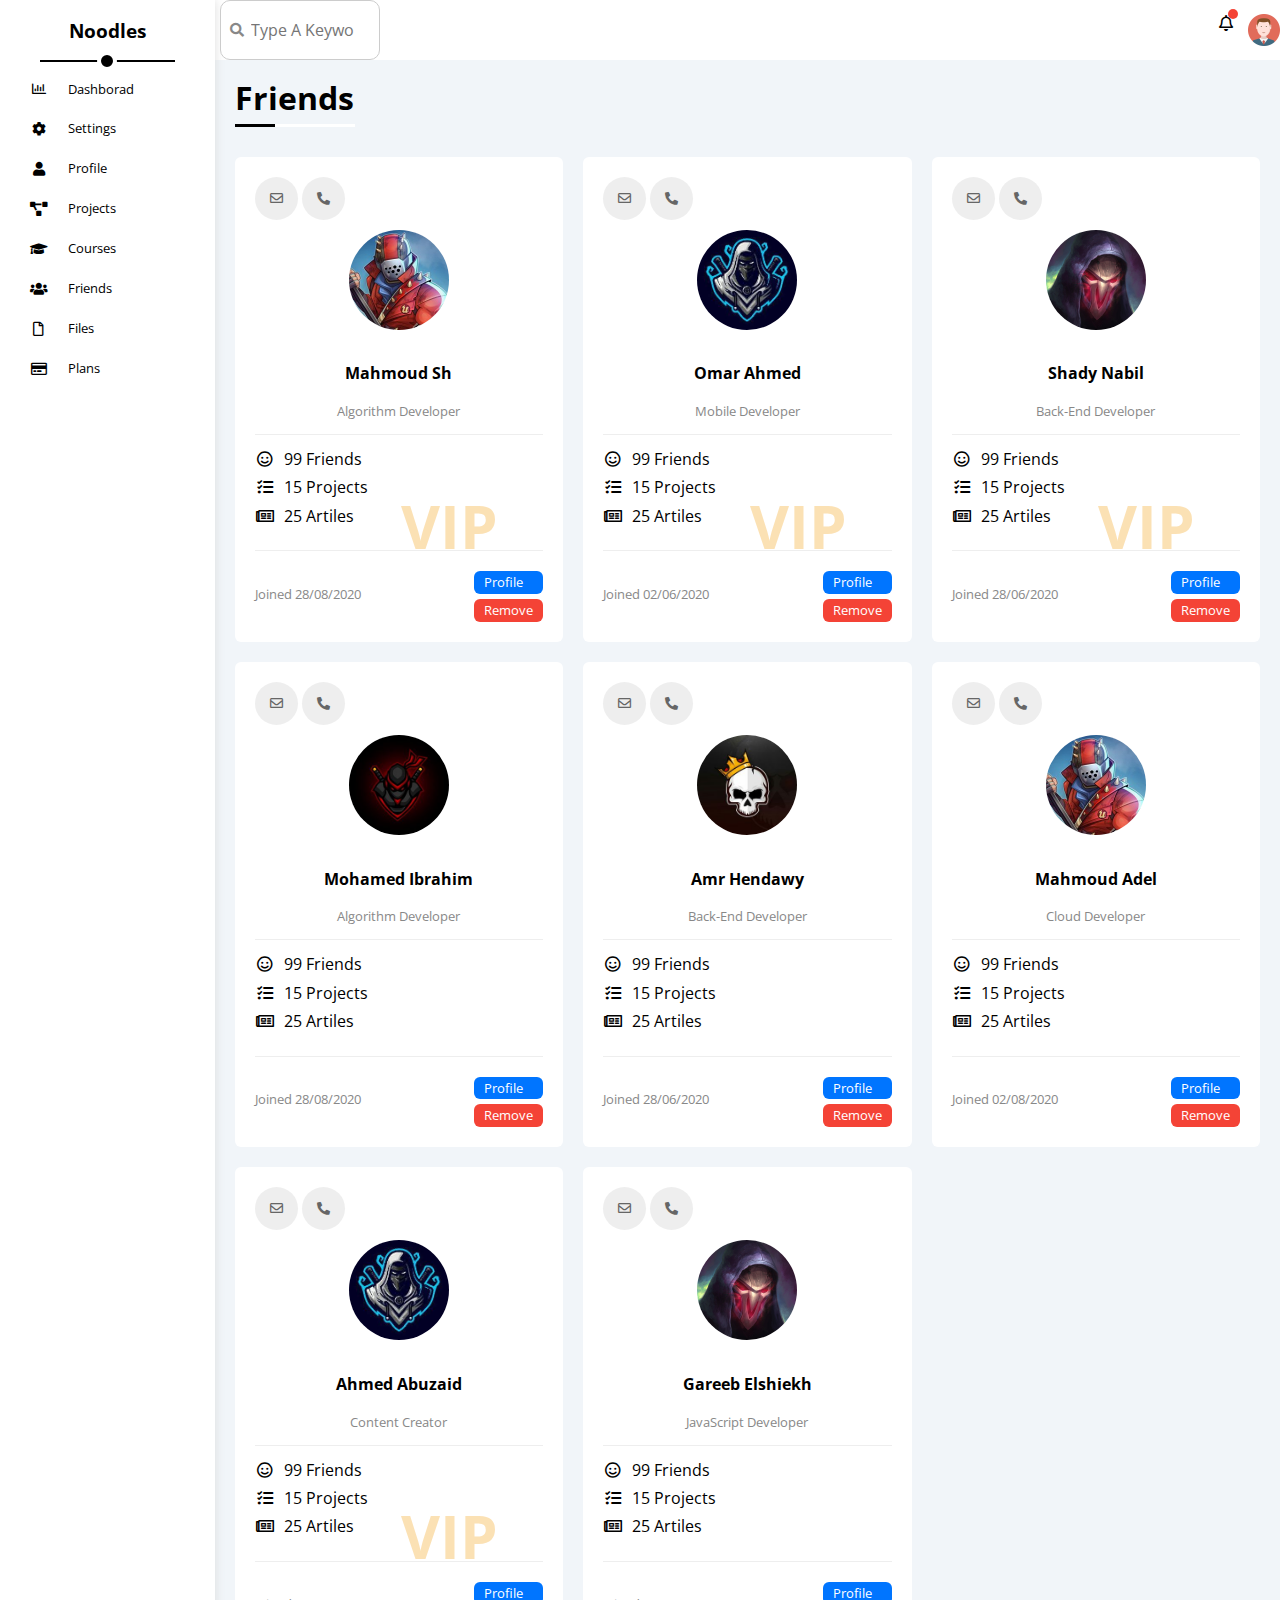
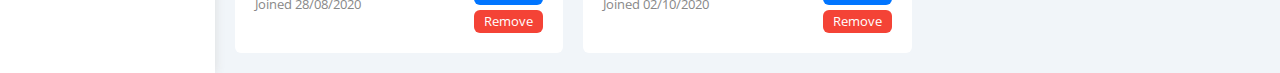
<file: Friends.html>
<!DOCTYPE html>
<html lang="en">
<head>
    <meta charset="UTF-8">
    <meta name="viewport" content="width=device-width, initial-scale=1.0">
    <link rel="stylesheet" href="css/all.min.css">
    <link rel="stylesheet" href="css/framework.css">
    <link rel="stylesheet" href="css/normalize.css">
    <link rel="stylesheet" href="css/temp.css">
    <link rel="preconnect" href="https://fonts.gstatic.com" crossorigin />
    <link href="https://fonts.googleapis.com/css2?family=Open+Sans:wght@300;500&#038;display=swap" rel="stylesheet" />
    <title>Template-4</title>
</head>
<body>
    <!-- Start Sidebar -->
    <div class="page d-flex">
        <div class="sidebar bg-white p-20 p-relative">
            <h3 class="p-relative txt-c mt-0">Noodles</h3>
            <ul>
                <li>
                    <a class="d-flex align-c c-black fs-14 p-10 rad-6" href="index.html">
                        <i class="far fa-chart-bar fa-fw mr-10"></i>
                        <span>Dashborad</span>
                    </a>
                </li>
                <li>
                    <a class="  d-flex align-c c-black fs-14 p-10 rad-6" href="settings.html">
                        <i class="fas fa-cog fa-fw mr-10"></i>
                        <span>Settings</span>
                    </a>
                </li>
                <li>
                    <a class=" d-flex align-c c-black fs-14 p-10 rad-6" href="profile.html">
                        <i class="fas fa-user fa-fw mr-10"></i>
                        <span>Profile</span>
                    </a>
                </li>
                <li>
                    <a class=" d-flex align-c c-black fs-14 p-10 rad-6" href="projects.html">
                        <i class="fas fa-project-diagram fa-fw mr-10"></i>
                        <span>Projects</span>
                    </a>
                </li>
                <li>
                    <a class=" d-flex align-c c-black fs-14 p-10 rad-6" href="courses.html">
                        <i class="fas fa-graduation-cap fa-fw mr-10"></i>
                        <span>Courses</span>
                    </a>
                </li>
                <li>
                    <a class="active d-flex align-c c-black fs-14 p-10 rad-6" href="friends.html">
                        <i class="fas fa-users fa-fw mr-10"></i>
                        <span>Friends</span>
                    </a>
                </li>
                <li>
                    <a class="d-flex align-c c-black fs-14 p-10 rad-6" href="files.html">
                        <i class="far fa-file fa-fw mr-10"></i>
                        <span>Files</span>
                    </a>
                </li>
                <li>
                    <a class="d-flex align-c c-black fs-14 p-10 rad-6" href="plans.html">
                        <i class="far fa-credit-card fa-fw mr-10"></i>
                        <span>Plans</span>
                    </a>
                </li>
            </ul>
        </div>
        <!-- End Sidebar -->
        <div class="content w-full">
            <!-- Start Head -->
            <div class="head bg-white p-15 between-flex">
                <div class="search p-relative">
                  <input class="p-10" type="search" placeholder="Type A Keyword" />
                </div>
                <div class="icons d-flex align-center">
                  <span class="notification p-relative">
                    <i class="far fa-bell"></i>
                  </span>
                  <img decoding="async" src="img/avatar.png" alt="" />
                </div>
              </div>
            <!-- End Head -->
            <h1 class="p-relative">Friends</h1>
              <div class="Friends-page d-grid m-20 gap-20">
                <!-- Start Friends -->
                <div class="friend bg-white rad-6 p-20 p-relative">
                    <div class="contact">
                        <i class="far fa-envelope rad-half bg-eee"></i>
                        <i class="fas fa-phone-alt rad-half bg-eee"></i>
                    </div>
                    <div class="txt-c">
                      <img decoding="async" class="rad-half mt-10 mb-10 w-100 h-100" src="img/friend-01.jpg" alt="" />
                      <h4 class="m-0">Mahmoud Sh</h4>
                      <p class="c-gray fs-13 mt-5 mb-0">Algorithm Developer</p>
                    </div>
                    <div class="icons">
                        <div class="mb-10">
                            <i class="far fa-smile fa-fw"></i>
                            <span>99 Friends</span>
                        </div>
                        <div class="mb-10">
                            <i class="fas fa-tasks fa-fw"></i>
                            <span>15 Projects</span>
                        </div>
                        <div class="mb-10">
                            <i class="far fa-newspaper fa-fw"></i>
                            <span>25 Artiles</span>
                        </div>
                        <span class="vip f-bold c-orange">VIP</span>
                    </div>
                    <div class="info between-flex fs-13">
                      <span class="c-gray">Joined 28/08/2020</span>
                      <div>
                        <a class="bg-blue c-white btn-shape" href="profile.html">Profile</a>
                        <a class="bg-red c-white btn-shape" href="">Remove</a>
                      </div>
                    </div>
                  </div>
                <div class="friend bg-white rad-6 p-20 p-relative">
                    <div class="contact">
                        <i class="far fa-envelope rad-half bg-eee"></i>
                        <i class="fas fa-phone-alt rad-half bg-eee"></i>
                    </div>
                    <div class="txt-c">
                      <img decoding="async" class="rad-half mt-10 mb-10 w-100 h-100" src="img/friend-02.jpg" alt="" />
                      <h4 class="m-0">Omar Ahmed</h4>
                      <p class="c-gray fs-13 mt-5 mb-0">Mobile Developer</p>
                    </div>
                    <div class="icons">
                        <div class="mb-10">
                            <i class="far fa-smile fa-fw"></i>
                            <span>99 Friends</span>
                        </div>
                        <div class="mb-10">
                            <i class="fas fa-tasks fa-fw"></i>
                            <span>15 Projects</span>
                        </div>
                        <div class="mb-10">
                            <i class="far fa-newspaper fa-fw"></i>
                            <span>25 Artiles</span>
                        </div>
                        <span class="vip f-bold c-orange">VIP</span>
                    </div>
                    <div class="info between-flex fs-13">
                      <span class="c-gray">Joined 02/06/2020</span>
                      <div>
                        <a class="bg-blue c-white btn-shape" href="profile.html">Profile</a>
                        <a class="bg-red c-white btn-shape" href="">Remove</a>
                      </div>
                    </div>
                  </div>
                  <div class="friend bg-white rad-6 p-20 p-relative">
                    <div class="contact">
                        <i class="far fa-envelope rad-half bg-eee"></i>
                        <i class="fas fa-phone-alt rad-half bg-eee"></i>
                    </div>
                    <div class="txt-c">
                      <img decoding="async" class="rad-half mt-10 mb-10 w-100 h-100" src="img/friend-03.jpg" alt="" />
                      <h4 class="m-0">Shady Nabil</h4>
                      <p class="c-gray fs-13 mt-5 mb-0">Back-End Developer</p>
                    </div>
                    <div class="icons">
                        <div class="mb-10">
                            <i class="far fa-smile fa-fw"></i>
                            <span>99 Friends</span>
                        </div>
                        <div class="mb-10">
                            <i class="fas fa-tasks fa-fw"></i>
                            <span>15 Projects</span>
                        </div>
                        <div class="mb-10">
                            <i class="far fa-newspaper fa-fw"></i>
                            <span>25 Artiles</span>
                        </div>
                        <span class="vip f-bold c-orange">VIP</span>
                    </div>
                    <div class="info between-flex fs-13">
                      <span class="c-gray">Joined 28/06/2020</span>
                      <div>
                        <a class="bg-blue c-white btn-shape" href="profile.html">Profile</a>
                        <a class="bg-red c-white btn-shape" href="">Remove</a>
                      </div>
                    </div>
                  </div>
                  <div class="friend bg-white rad-6 p-20 p-relative">
                    <div class="contact">
                        <i class="far fa-envelope rad-half bg-eee"></i>
                        <i class="fas fa-phone-alt rad-half bg-eee"></i>
                    </div>
                    <div class="txt-c">
                      <img decoding="async" class="rad-half mt-10 mb-10 w-100 h-100" src="img/friend-04.jpg" alt="" />
                      <h4 class="m-0">Mohamed Ibrahim</h4>
                      <p class="c-gray fs-13 mt-5 mb-0">Algorithm Developer</p>
                    </div>
                    <div class="icons">
                        <div class="mb-10">
                            <i class="far fa-smile fa-fw"></i>
                            <span>99 Friends</span>
                        </div>
                        <div class="mb-10">
                            <i class="fas fa-tasks fa-fw"></i>
                            <span>15 Projects</span>
                        </div>
                        <div class="mb-10">
                            <i class="far fa-newspaper fa-fw"></i>
                            <span>25 Artiles</span>
                        </div>
                    </div>
                    <div class="info between-flex fs-13">
                      <span class="c-gray">Joined 28/08/2020</span>
                      <div>
                        <a class="bg-blue c-white btn-shape" href="profile.html">Profile</a>
                        <a class="bg-red c-white btn-shape" href="">Remove</a>
                      </div>
                    </div>
                  </div>
                  <div class="friend bg-white rad-6 p-20 p-relative">
                    <div class="contact">
                        <i class="far fa-envelope rad-half bg-eee"></i>
                        <i class="fas fa-phone-alt rad-half bg-eee"></i>
                    </div>
                    <div class="txt-c">
                      <img decoding="async" class="rad-half mt-10 mb-10 w-100 h-100" src="img/friend-05.jpg" alt="" />
                      <h4 class="m-0">Amr Hendawy</h4>
                      <p class="c-gray fs-13 mt-5 mb-0">Back-End Developer</p>
                    </div>
                    <div class="icons">
                        <div class="mb-10">
                            <i class="far fa-smile fa-fw"></i>
                            <span>99 Friends</span>
                        </div>
                        <div class="mb-10">
                            <i class="fas fa-tasks fa-fw"></i>
                            <span>15 Projects</span>
                        </div>
                        <div class="mb-10">
                            <i class="far fa-newspaper fa-fw"></i>
                            <span>25 Artiles</span>
                        </div>
                    </div>
                    <div class="info between-flex fs-13">
                      <span class="c-gray">Joined 28/06/2020</span>
                      <div>
                        <a class="bg-blue c-white btn-shape" href="profile.html">Profile</a>
                        <a class="bg-red c-white btn-shape" href="">Remove</a>
                      </div>
                    </div>
                  </div>
                  <div class="friend bg-white rad-6 p-20 p-relative">
                    <div class="contact">
                        <i class="far fa-envelope rad-half bg-eee"></i>
                        <i class="fas fa-phone-alt rad-half bg-eee"></i>
                    </div>
                    <div class="txt-c">
                      <img decoding="async" class="rad-half mt-10 mb-10 w-100 h-100" src="img/friend-01.jpg" alt="" />
                      <h4 class="m-0">Mahmoud Adel</h4>
                      <p class="c-gray fs-13 mt-5 mb-0">Cloud Developer</p>
                    </div>
                    <div class="icons">
                        <div class="mb-10">
                            <i class="far fa-smile fa-fw"></i>
                            <span>99 Friends</span>
                        </div>
                        <div class="mb-10">
                            <i class="fas fa-tasks fa-fw"></i>
                            <span>15 Projects</span>
                        </div>
                        <div class="mb-10">
                            <i class="far fa-newspaper fa-fw"></i>
                            <span>25 Artiles</span>
                        </div>
                    </div>
                    <div class="info between-flex fs-13">
                      <span class="c-gray">Joined 02/08/2020</span>
                      <div>
                        <a class="bg-blue c-white btn-shape" href="profile.html">Profile</a>
                        <a class="bg-red c-white btn-shape" href="">Remove</a>
                      </div>
                    </div>
                  </div>
                  <div class="friend bg-white rad-6 p-20 p-relative">
                    <div class="contact">
                        <i class="far fa-envelope rad-half bg-eee"></i>
                        <i class="fas fa-phone-alt rad-half bg-eee"></i>
                    </div>
                    <div class="txt-c">
                      <img decoding="async" class="rad-half mt-10 mb-10 w-100 h-100" src="img/friend-02.jpg" alt="" />
                      <h4 class="m-0">Ahmed Abuzaid</h4>
                      <p class="c-gray fs-13 mt-5 mb-0">Content Creator</p>
                    </div>
                    <div class="icons">
                        <div class="mb-10">
                            <i class="far fa-smile fa-fw"></i>
                            <span>99 Friends</span>
                        </div>
                        <div class="mb-10">
                            <i class="fas fa-tasks fa-fw"></i>
                            <span>15 Projects</span>
                        </div>
                        <div class="mb-10">
                            <i class="far fa-newspaper fa-fw"></i>
                            <span>25 Artiles</span>
                        </div>
                        <span class="vip f-bold c-orange">VIP</span>
                    </div>
                    <div class="info between-flex fs-13">
                      <span class="c-gray">Joined 28/08/2020</span>
                      <div>
                        <a class="bg-blue c-white btn-shape" href="profile.html">Profile</a>
                        <a class="bg-red c-white btn-shape" href="">Remove</a>
                      </div>
                    </div>
                  </div>
                  <div class="friend bg-white rad-6 p-20 p-relative">
                    <div class="contact">
                        <i class="far fa-envelope rad-half bg-eee"></i>
                        <i class="fas fa-phone-alt rad-half bg-eee"></i>
                    </div>
                    <div class="txt-c">
                      <img decoding="async" class="rad-half mt-10 mb-10 w-100 h-100" src="img/friend-03.jpg" alt="" />
                      <h4 class="m-0">Gareeb Elshiekh</h4>
                      <p class="c-gray fs-13 mt-5 mb-0">JavaScript Developer</p>
                    </div>
                    <div class="icons">
                        <div class="mb-10">
                            <i class="far fa-smile fa-fw"></i>
                            <span>99 Friends</span>
                        </div>
                        <div class="mb-10">
                            <i class="fas fa-tasks fa-fw"></i>
                            <span>15 Projects</span>
                        </div>
                        <div class="mb-10">
                            <i class="far fa-newspaper fa-fw"></i>
                            <span>25 Artiles</span>
                        </div>
                    </div>
                    <div class="info between-flex fs-13">
                      <span class="c-gray">Joined 02/10/2020</span>
                      <div>
                        <a class="bg-blue c-white btn-shape" href="profile.html">Profile</a>
                        <a class="bg-red c-white btn-shape" href="">Remove</a>
                      </div>
                    </div>
                  </div>
                <!-- End Friends -->
              </div>
        </div>
    </div>
</body>
</html>
</file>
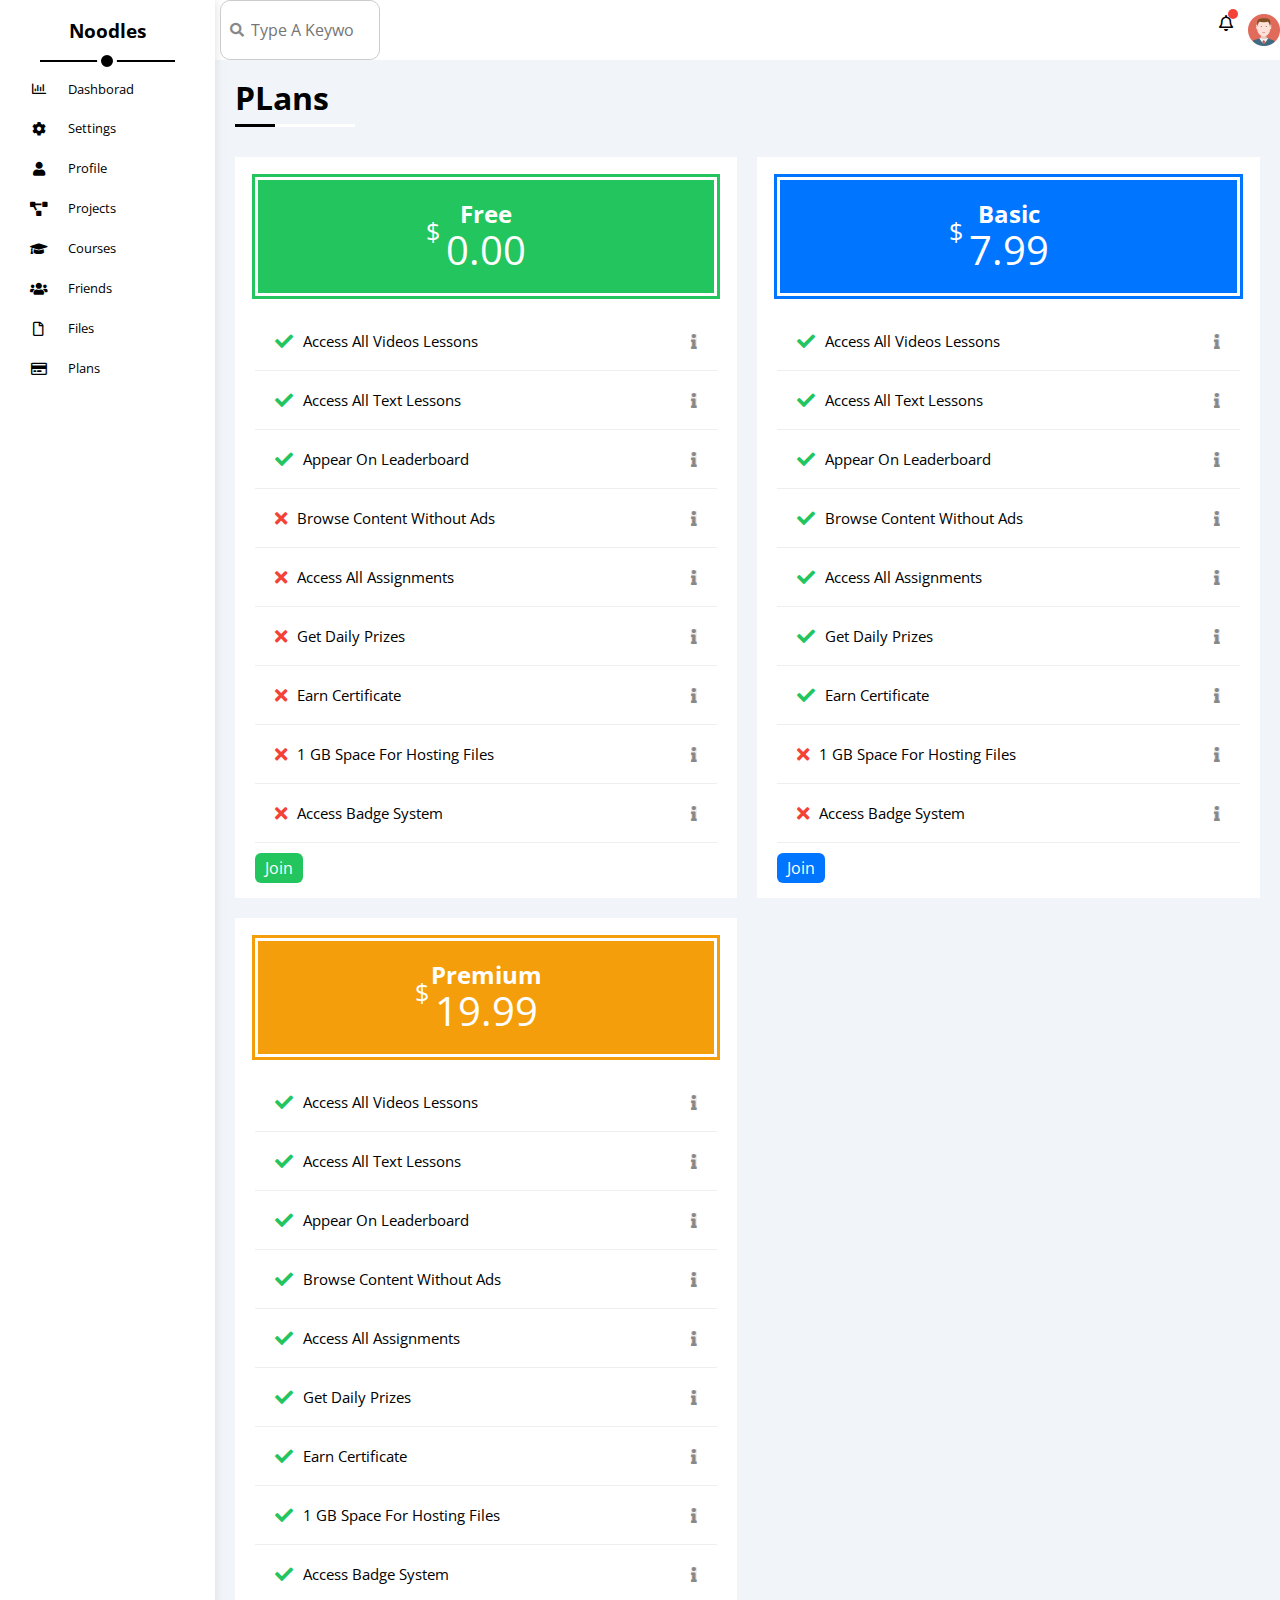
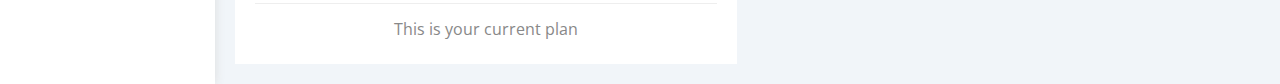
<file: plans.html>
<!DOCTYPE html>
<html lang="en">
<head>
    <meta charset="UTF-8">
    <meta name="viewport" content="width=device-width, initial-scale=1.0">
    <link rel="stylesheet" href="css/all.min.css">
    <link rel="stylesheet" href="css/framework.css">
    <link rel="stylesheet" href="css/normalize.css">
    <link rel="stylesheet" href="css/temp.css">
    <link rel="preconnect" href="https://fonts.gstatic.com" crossorigin />
    <link href="https://fonts.googleapis.com/css2?family=Open+Sans:wght@300;500&#038;display=swap" rel="stylesheet" />
    <title>Template-4</title>
</head>
<body>
    <!-- Start Sidebar -->
    <div class="page d-flex">
        <div class="sidebar bg-white p-20 p-relative">
            <h3 class="p-relative txt-c mt-0">Noodles</h3>
            <ul>
                <li>
                    <a class="d-flex align-c c-black fs-14 p-10 rad-6" href="index.html">
                        <i class="far fa-chart-bar fa-fw mr-10"></i>
                        <span>Dashborad</span>
                    </a>
                </li>
                <li>
                    <a class="  d-flex align-c c-black fs-14 p-10 rad-6" href="settings.html">
                        <i class="fas fa-cog fa-fw mr-10"></i>
                        <span>Settings</span>
                    </a>
                </li>
                <li>
                    <a class=" d-flex align-c c-black fs-14 p-10 rad-6" href="profile.html">
                        <i class="fas fa-user fa-fw mr-10"></i>
                        <span>Profile</span>
                    </a>
                </li>
                <li>
                    <a class=" d-flex align-c c-black fs-14 p-10 rad-6" href="projects.html">
                        <i class="fas fa-project-diagram fa-fw mr-10"></i>
                        <span>Projects</span>
                    </a>
                </li>
                <li>
                    <a class=" d-flex align-c c-black fs-14 p-10 rad-6" href="courses.html">
                        <i class="fas fa-graduation-cap fa-fw mr-10"></i>
                        <span>Courses</span>
                    </a>
                </li>
                <li>
                    <a class=" d-flex align-c c-black fs-14 p-10 rad-6" href="friends.html">
                        <i class="fas fa-users fa-fw mr-10"></i>
                        <span>Friends</span>
                    </a>
                </li>
                <li>
                    <a class=" d-flex align-c c-black fs-14 p-10 rad-6" href="files.html">
                        <i class="far fa-file fa-fw mr-10"></i>
                        <span>Files</span>
                    </a>
                </li>
                <li>
                    <a class="active d-flex align-c c-black fs-14 p-10 rad-6" href="plans.html">
                        <i class="far fa-credit-card fa-fw mr-10"></i>
                        <span>Plans</span>
                    </a>
                </li>
            </ul>
        </div>
        <!-- End Sidebar -->
        <div class="content w-full">
            <!-- Start Head -->
            <div class="head bg-white p-15 between-flex">
                <div class="search p-relative">
                  <input class="p-10" type="search" placeholder="Type A Keyword" />
                </div>
                <div class="icons d-flex align-center">
                  <span class="notification p-relative">
                    <i class="far fa-bell "></i>
                  </span>
                  <img decoding="async" src="img/avatar.png" alt="" />
                </div>
              </div>
            <!-- End Head -->
            <h1 class="p-relative">PLans</h1>
              <div class="plans-page d-grid m-20 gap-20">
                <!-- Start Friends -->
                <div class="plan green bg-white p-20">
                    <div class="top bg-green p-20 txt-c">
                        <h2 class="mg-0 c-white">Free</h2>
                        <div class="price c-white"><span>$</span>0.00</div>
                    </div>
                    <ul>
                        <li>
                            <i class="fas fa-check yes"></i>
                            <span>Access All Videos Lessons</span>
                            <i class="fas fa-info bg-eee help"></i>
                        </li>
                        <li>
                            <i class="fas fa-check yes"></i>
                            <span>Access All Text Lessons</span>
                            <i class="fas fa-info bg-eee help"></i>
                        </li>
                        <li>
                            <i class="fas fa-check yes"></i>
                            <span>Appear On Leaderboard</span>
                            <i class="fas fa-info bg-eee help"></i>
                        </li>
                        <li>
                            <i class="fas fa-times"></i>
                            <span>Browse Content Without Ads</span>
                            <i class="fas fa-info bg-eee help"></i>
                        </li>
                        <li>
                            <i class="fas fa-times"></i>
                            <span>Access All Assignments</span>
                            <i class="fas fa-info bg-eee help"></i>
                        </li>
                        <li>
                            <i class="fas fa-times"></i>
                            <span>Get Daily Prizes</span>
                            <i class="fas fa-info bg-eee help"></i>
                        </li>
                        <li>
                            <i class="fas fa-times"></i>
                            <span>Earn Certificate</span>
                            <i class="fas fa-info bg-eee help"></i>
                        </li>
                        <li>
                            <i class="fas fa-times"></i>
                            <span>1 GB Space For Hosting Files</span>
                            <i class="fas fa-info bg-eee help"></i>
                        </li>
                        <li>
                            <i class="fas fa-times"></i>
                            <span>Access Badge System</span>
                            <i class="fas fa-info bg-eee help"></i>
                        </li>
                    </ul>
                    <a class="btn-shape c-white bg-green" href="#">Join</a>
                </div>
                <div class="plan blue bg-white p-20">
                    <div class="top bg-blue p-20 txt-c">
                        <h2 class="mg-0 c-white">Basic</h2>
                        <div class="price c-white"><span>$</span>7.99</div>
                    </div>
                    <ul>
                        <li>
                            <i class="fas fa-check yes"></i>
                            <span>Access All Videos Lessons</span>
                            <i class="fas fa-info bg-eee help"></i>
                        </li>
                        <li>
                            <i class="fas fa-check yes"></i>
                            <span>Access All Text Lessons</span>
                            <i class="fas fa-info bg-eee help"></i>
                        </li>
                        <li>
                            <i class="fas fa-check yes"></i>
                            <span>Appear On Leaderboard</span>
                            <i class="fas fa-info bg-eee help"></i>
                        </li>
                        <li>
                            <i class="fas fa-check yes"></i>
                            <span>Browse Content Without Ads</span>
                            <i class="fas fa-info bg-eee help"></i>
                        </li>
                        <li>
                            <i class="fas fa-check yes"></i>
                            <span>Access All Assignments</span>
                            <i class="fas fa-info bg-eee help"></i>
                        </li>
                        <li>
                            <i class="fas fa-check yes"></i>
                            <span>Get Daily Prizes</span>
                            <i class="fas fa-info bg-eee help"></i>
                        </li>
                        <li>
                            <i class="fas fa-check yes"></i>
                            <span>Earn Certificate</span>
                            <i class="fas fa-info bg-eee help"></i>
                        </li>
                        <li>
                            <i class="fas fa-times"></i>
                            <span>1 GB Space For Hosting Files</span>
                            <i class="fas fa-info bg-eee help"></i>
                        </li>
                        <li>
                            <i class="fas fa-times"></i>
                            <span>Access Badge System</span>
                            <i class="fas fa-info bg-eee help"></i>
                        </li>
                    </ul>
                    <a class="btn-shape c-white bg-blue" href="#">Join</a>
                </div>
                <div class="plan orange bg-white p-20">
                    <div class="top bg-orange p-20 txt-c">
                        <h2 class="mg-0 c-white">Premium</h2>
                        <div class="price c-white"><span>$</span>19.99</div>
                    </div>
                    <ul>
                        <li>
                            <i class="fas fa-check yes"></i>
                            <span>Access All Videos Lessons</span>
                            <i class="fas fa-info bg-eee help"></i>
                        </li>
                        <li>
                            <i class="fas fa-check yes"></i>
                            <span>Access All Text Lessons</span>
                            <i class="fas fa-info bg-eee help"></i>
                        </li>
                        <li>
                            <i class="fas fa-check yes"></i>
                            <span>Appear On Leaderboard</span>
                            <i class="fas fa-info bg-eee help"></i>
                        </li>
                        <li>
                            <i class="fas fa-check yes"></i>
                            <span>Browse Content Without Ads</span>
                            <i class="fas fa-info bg-eee help"></i>
                        </li>
                        <li>
                            <i class="fas fa-check yes"></i>
                            <span>Access All Assignments</span>
                            <i class="fas fa-info bg-eee help"></i>
                        </li>
                        <li>
                            <i class="fas fa-check yes"></i>
                            <span>Get Daily Prizes</span>
                            <i class="fas fa-info bg-eee help"></i>
                        </li>
                        <li>
                            <i class="fas fa-check yes"></i>
                            <span>Earn Certificate</span>
                            <i class="fas fa-info bg-eee help"></i>
                        </li>
                        <li>
                            <i class="fas fa-check yes"></i>
                            <span>1 GB Space For Hosting Files</span>
                            <i class="fas fa-info bg-eee help"></i>
                        </li>
                        <li>
                            <i class="fas fa-check yes"></i>
                            <span>Access Badge System</span>
                            <i class="fas fa-info bg-eee help"></i>
                        </li>
                    </ul>
                    <P class="c-gray mt-0 mb-0">This is your current plan</P>
                </div>
                <!-- End Friends -->
              </div>
        </div>
    </div>
</body>
</html>
</file>
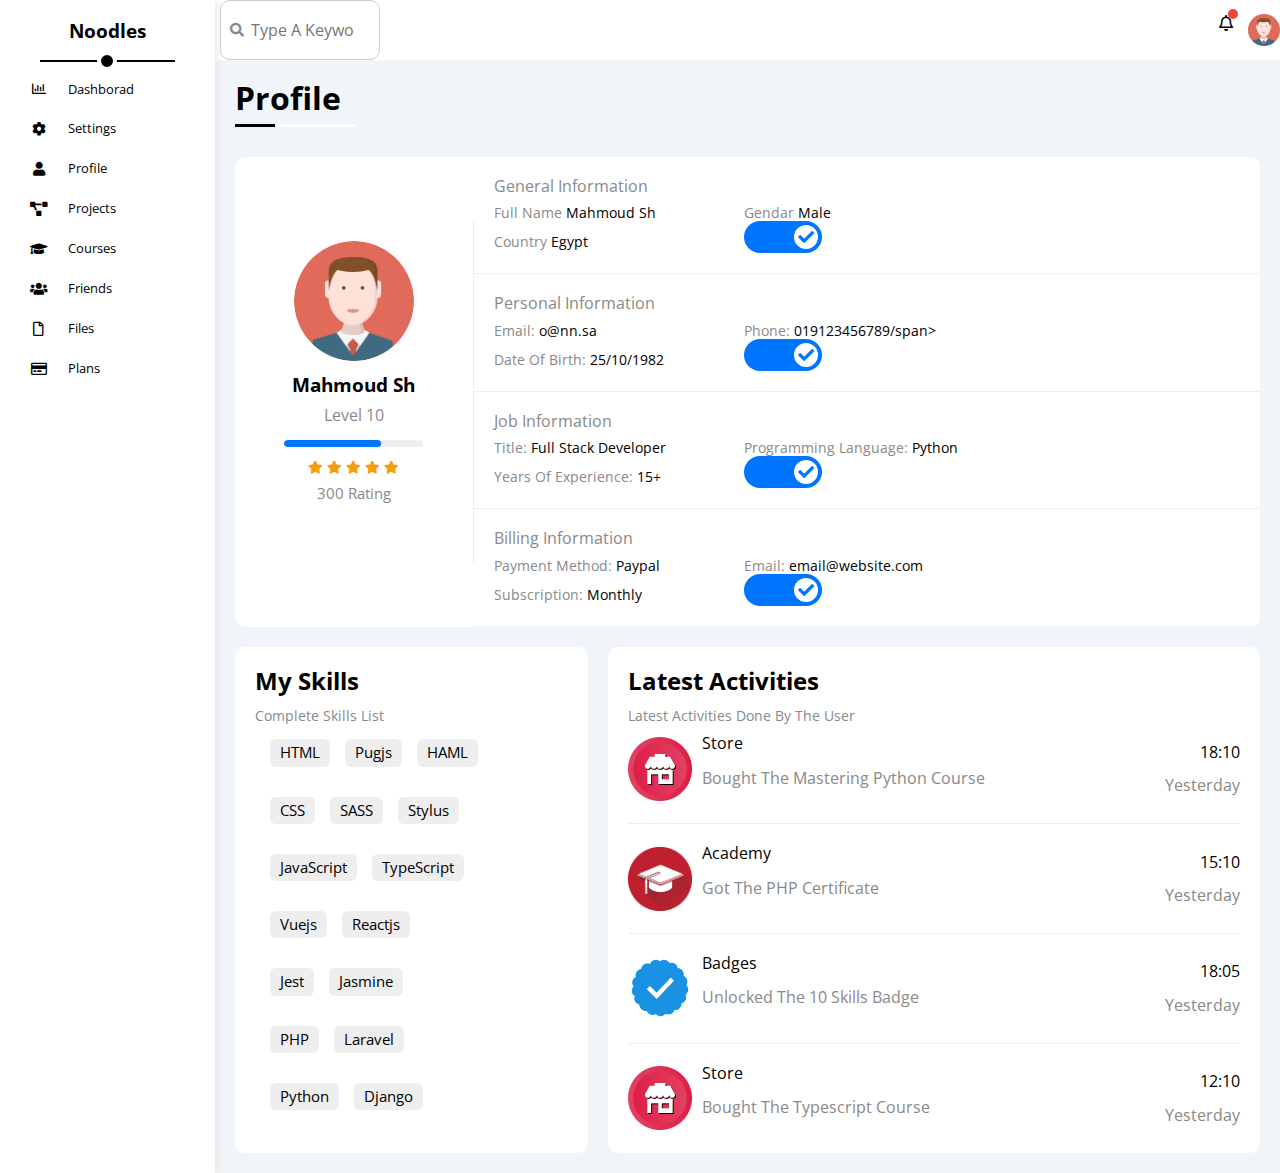
<file: Profile.html>
<!DOCTYPE html>
<html lang="en">
<head>
    <meta charset="UTF-8">
    <meta name="viewport" content="width=device-width, initial-scale=1.0">
    <link rel="stylesheet" href="css/all.min.css">
    <link rel="stylesheet" href="css/framework.css">
    <link rel="stylesheet" href="css/normalize.css">
    <link rel="stylesheet" href="css/temp.css">
    <link rel="preconnect" href="https://fonts.gstatic.com" crossorigin />
    <link href="https://fonts.googleapis.com/css2?family=Open+Sans:wght@300;500&#038;display=swap" rel="stylesheet" />
    <title>Template-4</title>
</head>
<body>
    <!-- Start Sidebar -->
    <div class="page d-flex">
        <div class="sidebar bg-white p-20 p-relative">
            <h3 class="p-relative txt-c mt-0">Noodles</h3>
            <ul>
                <li>
                    <a class="d-flex align-c c-black fs-14 p-10 rad-6" href="index.html">
                        <i class="far fa-chart-bar fa-fw mr-10"></i>
                        <span>Dashborad</span>
                    </a>
                </li>
                <li>
                    <a class="  d-flex align-c c-black fs-14 p-10 rad-6" href="settings.html">
                        <i class="fas fa-cog fa-fw mr-10"></i>
                        <span>Settings</span>
                    </a>
                </li>
                <li>
                    <a class="active d-flex align-c c-black fs-14 p-10 rad-6" href="profile.html">
                        <i class="fas fa-user fa-fw mr-10"></i>
                        <span>Profile</span>
                    </a>
                </li>
                <li>
                    <a class="d-flex align-c c-black fs-14 p-10 rad-6" href="projects.html">
                        <i class="fas fa-project-diagram fa-fw mr-10"></i>
                        <span>Projects</span>
                    </a>
                </li>
                <li>
                    <a class="d-flex align-c c-black fs-14 p-10 rad-6" href="courses.html">
                        <i class="fas fa-graduation-cap fa-fw mr-10"></i>
                        <span>Courses</span>
                    </a>
                </li>
                <li>
                    <a class="d-flex align-c c-black fs-14 p-10 rad-6" href="friends.html">
                        <i class="fas fa-users fa-fw mr-10"></i>
                        <span>Friends</span>
                    </a>
                </li>
                <li>
                    <a class="d-flex align-c c-black fs-14 p-10 rad-6" href="files.html">
                        <i class="far fa-file fa-fw mr-10"></i>
                        <span>Files</span>
                    </a>
                </li>
                <li>
                    <a class="d-flex align-c c-black fs-14 p-10 rad-6" href="plans.html">
                        <i class="far fa-credit-card fa-fw mr-10"></i>
                        <span>Plans</span>
                    </a>
                </li>
            </ul>
        </div>
        <!-- End Sidebar -->
        <div class="content w-full">
            <!-- Start Head -->
            <div class="head bg-white p-15 between-flex">
                <div class="search p-relative">
                  <input class="p-10" type="search" placeholder="Type A Keyword" />
                </div>
                <div class="icons d-flex align-center">
                  <span class="notification p-relative">
                    <i class="far fa-bell"></i>
                  </span>
                  <img decoding="async" src="img/avatar.png" alt="" />
                </div>
              </div>
            <!-- End Head -->
            <h1 class="p-relative">Profile</h1>
              <div class="profile-page m-20">
                <!-- Start Profiles -->
                <div class="overview bg-white d-flex align-c rad-10">
                    <div class="avatar-box txt-c p-20">
                        <img class="rad-half mb-10" src="img/avatar.png" alt="">
                        <h3 class="mg-0">Mahmoud Sh</h3>
                        <p class="c-gray mt-10">Level 10</p>
                        <div class="levels bg-eee p-relative rad-6">
                            <span style="width: 70%;"></span>
                        </div>
                        <div class="rating mt-10 mb-10">
                            <i class="fas fa-star c-orange fs-13"></i>
                            <i class="fas fa-star c-orange fs-13"></i>
                            <i class="fas fa-star c-orange fs-13"></i>
                            <i class="fas fa-star c-orange fs-13"></i>
                            <i class="fas fa-star c-orange fs-13"></i>
                        </div>
                        <p class="c-gray fs-15 mg-0">300 Rating</p>
                    </div>
                    <div class="info-box">
                        <div class="box d-flex p-20 align-c">
                            <h4 class="c-gray fs-1 mg-0 w-full">General Information</h4>
                            <div class="fs-14">
                                <span class="c-gray">Full Name</span>
                                <span>Mahmoud Sh</span>
                            </div>
                            <div class="fs-14">
                                <span class="c-gray">Gendar</span>
                                <span>Male</span>
                            </div>
                            <div class="fs-14">
                                <span class="c-gray">Country</span>
                                <span>Egypt</span>
                            </div>
                            <label>
                                <input class="toggle-checkbox" type="checkbox" checked />
                                <div class="toggle-switch"></div>
                            </label>
                        </div>
                        <div class="box d-flex p-20 align-c">
                            <h4 class="c-gray fs-1 mg-0 w-full">Personal Information</h4>
                            <div class="fs-14">
                                <span class="c-gray">Email:</span>
                                <span> o@nn.sa</span>
                            </div>
                            <div class="fs-14">
                                <span class="c-gray">Phone: </span>
                                <span>019123456789/span>
                            </div>
                            <div class="fs-14">
                                <span class="c-gray">Date Of Birth:</span>
                                <span> 25/10/1982</span>
                            </div>
                            <label>
                                <input class="toggle-checkbox" type="checkbox" checked />
                                <div class="toggle-switch"></div>
                            </label>
                        </div>
                        <div class="box d-flex p-20 align-c">
                            <h4 class="c-gray fs-1 mg-0 w-full">Job Information</h4>
                            <div class="fs-14">
                                <span class="c-gray">Title:</span>
                                <span> Full Stack Developer</span>
                            </div>
                            <div class="fs-14">
                                <span class="c-gray">Programming Language:</span>
                                <span> Python</span>
                            </div>
                            <div class="fs-14">
                                <span class="c-gray">Years Of Experience:</span>
                                <span> 15+</span>
                            </div>
                            <label>
                                <input class="toggle-checkbox" type="checkbox" checked />
                                <div class="toggle-switch"></div>
                            </label>
                        </div>
                        <div class="box d-flex p-20 align-c">
                            <h4 class="c-gray fs-1 mg-0 w-full">Billing Information</h4>
                            <div class="fs-14">
                                <span class="c-gray">Payment Method: </span>
                                <span>Paypal</span>
                            </div>
                            <div class="fs-14">
                                <span class="c-gray"> Email:</span>
                                <span> email@website.com</span>
                            </div>
                            <div class="fs-14">
                                <span class="c-gray">Subscription:</span>
                                <span> Monthly</span>
                            </div>
                            <label>
                                <input class="toggle-checkbox" type="checkbox" checked />
                                <div class="toggle-switch"></div>
                            </label>
                        </div>
                    </div>
                </div>
                <!-- End Profile -->
                <!-- Start Other-data -->
                <div class="other-data d-flex gap-20">
                    <div class="skills bg-white rad-10 p-20 mt-20">
                        <h2 class="mt-0 mb-20">My Skills</h2>
                        <p class="c-gray fs-14 mb-0">Complete Skills List</p>
                        <ul class="mg-0 txt-c-mobile">
                            <li><span>HTML</span><span>Pugjs</span><span>HAML</span></li>
                            <li><span>CSS</span><span>SASS</span><span>Stylus</span></li>
                            <li><span>JavaScript</span><span>TypeScript</span></li>
                            <li><span>Vuejs</span><span>Reactjs</span></li>
                            <li><span>Jest</span><span>Jasmine</span></li>
                            <li><span>PHP</span><span>Laravel</span></li>
                            <li><span>Python</span><span>Django</span></li>
                        </ul>
                    </div>
                    <div class="activites bg-white rad-10 p-20 mt-20">
                        <h2 class="mt-0 mb-20">Latest Activities</h2>
                        <p class="c-gray fs-14 mb-0">Latest Activities Done By The User</p>
                        <div class="activity-box d-flex align-c txt-c-mobile">
                            <img src="img/activity-01.png" alt="">
                                <div class="text">
                                    <span class="d-block mb-15">Store</span>
                                    <p class="c-gray">Bought The Mastering Python Course</p>
                                </div>
                            <div class="time">
                                <span class="d-block mb-15">18:10</span>
                                <span class="c-gray">Yesterday</span>
                            </div>
                        </div>
                        <div class="activity-box d-flex align-c txt-c-mobile">
                            <img src="img/activity-02.png" alt="">
                                <div class="text">
                                    <span class="d-block mb-15">Academy</span>
                                    <p class="c-gray">Got The PHP Certificate</p>
                                </div>
                            <div class="time">
                                <span class="d-block mb-15">15:10</span>
                                <span class="c-gray">Yesterday</span>
                            </div>
                        </div>
                        <div class="activity-box d-flex align-c txt-c-mobile">
                            <img src="img/activity-03.png" alt="">
                                <div class="text">
                                    <span class="d-block mb-15">Badges</span>
                                    <p class="c-gray">Unlocked The 10 Skills Badge</p>
                                </div>
                            <div class="time">
                                <span class="d-block mb-15">18:05</span>
                                <span class="c-gray">Yesterday</span>
                            </div>
                        </div>
                        <div class="activity-box d-flex align-c txt-c-mobile">
                            <img src="img/activity-01.png" alt="">
                                <div class="text">
                                    <span class="d-block mb-15">Store</span>
                                    <p class="c-gray">Bought The Typescript Course</p>
                                </div>
                            <div class="time">
                                <span class="d-block mb-15">12:10</span>
                                <span class="c-gray">Yesterday</span>
                            </div>
                        </div>
                    </div>
                </div>
                <!-- End Other-data -->
              </div>
        </div>
    </div>
</body>
</html>
</file>
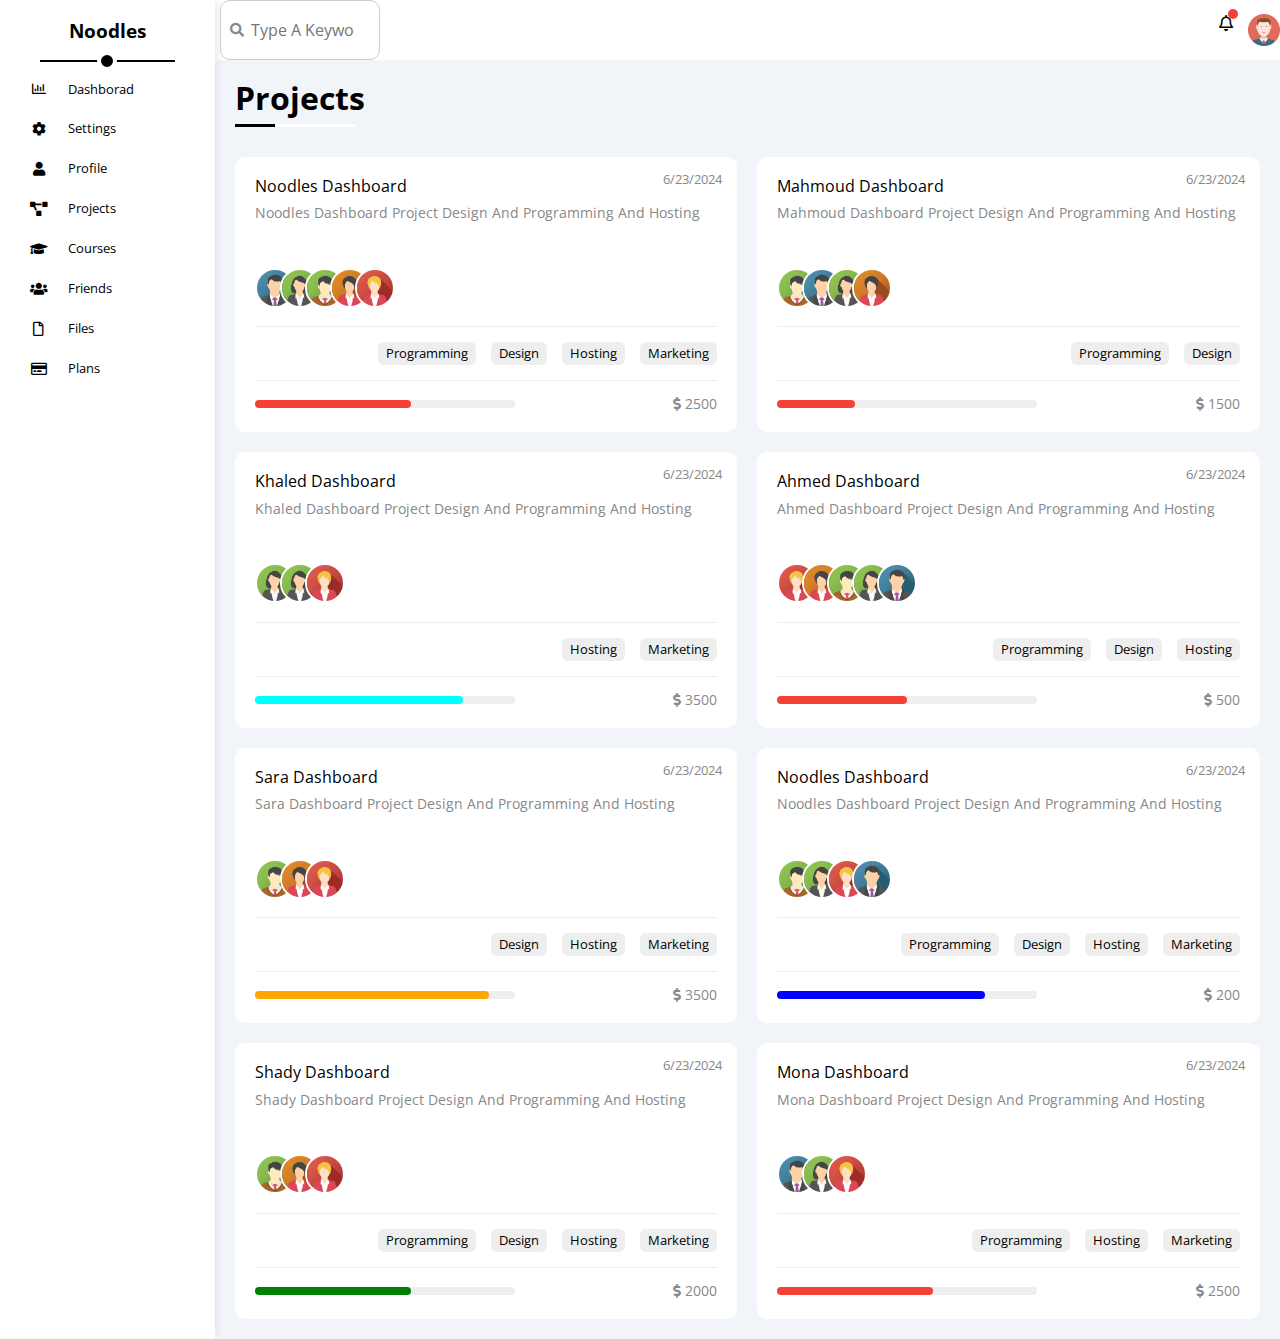
<file: Projects.html>
<!DOCTYPE html>
<html lang="en">
<head>
    <meta charset="UTF-8">
    <meta name="viewport" content="width=device-width, initial-scale=1.0">
    <link rel="stylesheet" href="css/all.min.css">
    <link rel="stylesheet" href="css/framework.css">
    <link rel="stylesheet" href="css/normalize.css">
    <link rel="stylesheet" href="css/temp.css">
    <link rel="preconnect" href="https://fonts.gstatic.com" crossorigin />
    <link href="https://fonts.googleapis.com/css2?family=Open+Sans:wght@300;500&#038;display=swap" rel="stylesheet" />
    <title>Template-4</title>
</head>
<body>
    <!-- Start Sidebar -->
    <div class="page d-flex">
        <div class="sidebar bg-white p-20 p-relative">
            <h3 class="p-relative txt-c mt-0">Noodles</h3>
            <ul>
                <li>
                    <a class="d-flex align-c c-black fs-14 p-10 rad-6" href="index.html">
                        <i class="far fa-chart-bar fa-fw mr-10"></i>
                        <span>Dashborad</span>
                    </a>
                </li>
                <li>
                    <a class="  d-flex align-c c-black fs-14 p-10 rad-6" href="settings.html">
                        <i class="fas fa-cog fa-fw mr-10"></i>
                        <span>Settings</span>
                    </a>
                </li>
                <li>
                    <a class=" d-flex align-c c-black fs-14 p-10 rad-6" href="profile.html">
                        <i class="fas fa-user fa-fw mr-10"></i>
                        <span>Profile</span>
                    </a>
                </li>
                <li>
                    <a class="active d-flex align-c c-black fs-14 p-10 rad-6" href="projects.html">
                        <i class="fas fa-project-diagram fa-fw mr-10"></i>
                        <span>Projects</span>
                    </a>
                </li>
                <li>
                    <a class="d-flex align-c c-black fs-14 p-10 rad-6" href="courses.html">
                        <i class="fas fa-graduation-cap fa-fw mr-10"></i>
                        <span>Courses</span>
                    </a>
                </li>
                <li>
                    <a class="d-flex align-c c-black fs-14 p-10 rad-6" href="friends.html">
                        <i class="fas fa-users fa-fw mr-10"></i>
                        <span>Friends</span>
                    </a>
                </li>
                <li>
                    <a class="d-flex align-c c-black fs-14 p-10 rad-6" href="files.html">
                        <i class="far fa-file fa-fw mr-10"></i>
                        <span>Files</span>
                    </a>
                </li>
                <li>
                    <a class="d-flex align-c c-black fs-14 p-10 rad-6" href="plans.html">
                        <i class="far fa-credit-card fa-fw mr-10"></i>
                        <span>Plans</span>
                    </a>
                </li>
            </ul>
        </div>
        <!-- End Sidebar -->
        <div class="content w-full">
            <!-- Start Head -->
            <div class="head bg-white p-15 between-flex">
                <div class="search p-relative">
                  <input class="p-10" type="search" placeholder="Type A Keyword" />
                </div>
                <div class="icons d-flex align-center">
                  <span class="notification p-relative">
                    <i class="far fa-bell"></i>
                  </span>
                  <img decoding="async" src="img/avatar.png" alt="" />
                </div>
              </div>
            <!-- End Head -->
            <h1 class="p-relative">Projects</h1>
              <div class="Project-page d-grid m-20 gap-20 ">   
                <!-- Start Projects -->
                <div class="project bg-white rad-10 p-relative p-20">
                    <span class="date c-gray fs-13">6/23/2024</span>
                    <h4 class="mg-0">Noodles Dashboard</h4>
                    <p class="c-gray fs-14 mt-10 mb-10">Noodles Dashboard Project Design And Programming And Hosting</p>
                    <div class="team">
                        <a href="#"><img src="img/team-01.png" alt=""></a>
                        <a href="#"><img src="img/team-02.png" alt=""></a>
                        <a href="#"><img src="img/team-03.png" alt=""></a>
                        <a href="#"><img src="img/team-04.png" alt=""></a>
                        <a href="#"><img src="img/team-05.png" alt=""></a>
                    </div>
                    <div class="techs d-flex">
                        <span class="btn-shape bg-eee rad-6 fs-13">Programming</span>
                        <span class="btn-shape bg-eee rad-6 fs-13">Design</span>
                        <span class="btn-shape bg-eee rad-6 fs-13">Hosting</span>
                        <span class="btn-shape bg-eee rad-6 fs-13">Marketing</span>
                    </div>
                    <div class="info between-flex">
                        <div class="prog bg-eee">
                            <span class="bg-red" style="width: 60%"></span>
                        </div>
                        <div class="fs-14 c-gray">
                            <i class="fas fa-dollar-sign"></i>
                            2500
                        </div>
                    </div>
                </div>
                <div class="project bg-white rad-10 p-relative p-20">
                    <span class="date c-gray fs-13">6/23/2024</span>
                    <h4 class="mg-0">Mahmoud Dashboard</h4>
                    <p class="c-gray fs-14 mt-10 mb-10">Mahmoud Dashboard Project Design And Programming And Hosting</p>
                    <div class="team">
                        <a href="#"><img src="img/team-03.png" alt=""></a>
                        <a href="#"><img src="img/team-01.png" alt=""></a>
                        <a href="#"><img src="img/team-02.png" alt=""></a>
                        <a href="#"><img src="img/team-04.png" alt=""></a>
                    </div>
                    <div class="techs d-flex">
                        <span class="btn-shape bg-eee rad-6 fs-13">Programming</span>
                        <span class="btn-shape bg-eee rad-6 fs-13">Design</span>
                    </div>
                    <div class="info between-flex">
                        <div class="prog bg-eee">
                            <span class="bg-blue c-orange" style="width: 30%"></span>
                        </div>
                        <div class="fs-14 c-gray">
                            <i class="fas fa-dollar-sign"></i>
                            1500
                        </div>
                    </div>
                </div>
                <div class="project bg-white rad-10 p-relative p-20">
                    <span class="date c-gray fs-13">6/23/2024</span>
                    <h4 class="mg-0">Khaled Dashboard</h4>
                    <p class="c-gray fs-14 mt-10 mb-10">Khaled Dashboard Project Design And Programming And Hosting</p>
                    <div class="team">
                        <a href="#"><img src="img/team-02.png" alt=""></a>
                        <a href="#"><img src="img/team-02.png" alt=""></a>
                        <a href="#"><img src="img/team-05.png" alt=""></a>
                    </div>
                    <div class="techs d-flex">
                        <span class="btn-shape bg-eee rad-6 fs-13">Hosting</span>
                        <span class="btn-shape bg-eee rad-6 fs-13">Marketing</span>
                    </div>
                    <div class="info between-flex">
                        <div class="prog bg-eee">
                            <span class="bg-orange" style="background-color: aqua; width: 80%"></span>
                        </div>
                        <div class="fs-14 c-gray">
                            <i class="fas fa-dollar-sign"></i>
                            3500
                        </div>
                    </div>
                </div>
                <div class="project bg-white rad-10 p-relative p-20">
                    <span class="date c-gray fs-13">6/23/2024</span>
                    <h4 class="mg-0">Ahmed Dashboard</h4>
                    <p class="c-gray fs-14 mt-10 mb-10">Ahmed Dashboard Project Design And Programming And Hosting</p>
                    <div class="team">
                        <a href="#"><img src="img/team-05.png" alt=""></a>
                        <a href="#"><img src="img/team-04.png" alt=""></a>
                        <a href="#"><img src="img/team-03.png" alt=""></a>
                        <a href="#"><img src="img/team-02.png" alt=""></a>
                        <a href="#"><img src="img/team-01.png" alt=""></a>
                    </div>
                    <div class="techs d-flex">
                        <span class="btn-shape bg-eee rad-6 fs-13">Programming</span>
                        <span class="btn-shape bg-eee rad-6 fs-13">Design</span>
                        <span class="btn-shape bg-eee rad-6 fs-13">Hosting</span>
                    </div>
                    <div class="info between-flex">
                        <div class="prog bg-eee">
                            <span class="bg-red" style="width: 50%"></span>
                        </div>
                        <div class="fs-14 c-gray">
                            <i class="fas fa-dollar-sign"></i>
                            500
                        </div>
                    </div>
                </div>
                <div class="project bg-white rad-10 p-relative p-20">
                    <span class="date c-gray fs-13">6/23/2024</span>
                    <h4 class="mg-0">Sara Dashboard</h4>
                    <p class="c-gray fs-14 mt-10 mb-10">Sara Dashboard Project Design And Programming And Hosting</p>
                    <div class="team">
                        <a href="#"><img src="img/team-03.png" alt=""></a>
                        <a href="#"><img src="img/team-04.png" alt=""></a>
                        <a href="#"><img src="img/team-05.png" alt=""></a>
                    </div>
                    <div class="techs d-flex">
                        <span class="btn-shape bg-eee rad-6 fs-13">Design</span>
                        <span class="btn-shape bg-eee rad-6 fs-13">Hosting</span>
                        <span class="btn-shape bg-eee rad-6 fs-13">Marketing</span>
                    </div>
                    <div class="info between-flex">
                        <div class="prog bg-eee">
                            <span class="bg-red" style="background-color: orange; width: 90%"></span>
                        </div>
                        <div class="fs-14 c-gray">
                            <i class="fas fa-dollar-sign"></i>
                            3500
                        </div>
                    </div>
                </div>
                <div class="project bg-white rad-10 p-relative p-20">
                    <span class="date c-gray fs-13">6/23/2024</span>
                    <h4 class="mg-0">Noodles Dashboard</h4>
                    <p class="c-gray fs-14 mt-10 mb-10">Noodles Dashboard Project Design And Programming And Hosting</p>
                    <div class="team">
                        <a href="#"><img src="img/team-03.png" alt=""></a>
                        <a href="#"><img src="img/team-02.png" alt=""></a>
                        <a href="#"><img src="img/team-05.png" alt=""></a>
                        <a href="#"><img src="img/team-01.png" alt=""></a>
                    </div>
                    <div class="techs d-flex">
                        <span class="btn-shape bg-eee rad-6 fs-13">Programming</span>
                        <span class="btn-shape bg-eee rad-6 fs-13">Design</span>
                        <span class="btn-shape bg-eee rad-6 fs-13">Hosting</span>
                        <span class="btn-shape bg-eee rad-6 fs-13">Marketing</span>
                    </div>
                    <div class="info between-flex">
                        <div class="prog bg-eee">
                            <span class="bg-red" style="background-color: blue; width: 80%"></span>
                        </div>
                        <div class="fs-14 c-gray">
                            <i class="fas fa-dollar-sign"></i>
                            200
                        </div>
                    </div>
                </div>
                <div class="project bg-white rad-10 p-relative p-20">
                    <span class="date c-gray fs-13">6/23/2024</span>
                    <h4 class="mg-0">Shady Dashboard</h4>
                    <p class="c-gray fs-14 mt-10 mb-10">Shady Dashboard Project Design And Programming And Hosting</p>
                    <div class="team">
                        <a href="#"><img src="img/team-03.png" alt=""></a>
                        <a href="#"><img src="img/team-04.png" alt=""></a>
                        <a href="#"><img src="img/team-05.png" alt=""></a>
                    </div>
                    <div class="techs d-flex">
                        <span class="btn-shape bg-eee rad-6 fs-13">Programming</span>
                        <span class="btn-shape bg-eee rad-6 fs-13">Design</span>
                        <span class="btn-shape bg-eee rad-6 fs-13">Hosting</span>
                        <span class="btn-shape bg-eee rad-6 fs-13">Marketing</span>
                    </div>
                    <div class="info between-flex">
                        <div class="prog bg-eee">
                            <span class="bg-red" style="background-color: green; width: 60%"></span>
                        </div>
                        <div class="fs-14 c-gray">
                            <i class="fas fa-dollar-sign"></i>
                            2000
                        </div>
                    </div>
                </div>
                <div class="project bg-white rad-10 p-relative p-20">
                    <span class="date c-gray fs-13">6/23/2024</span>
                    <h4 class="mg-0">Mona Dashboard</h4>
                    <p class="c-gray fs-14 mt-10 mb-10">Mona Dashboard Project Design And Programming And Hosting</p>
                    <div class="team">
                        <a href="#"><img src="img/team-01.png" alt=""></a>
                        <a href="#"><img src="img/team-02.png" alt=""></a>
                        <a href="#"><img src="img/team-05.png" alt=""></a>
                    </div>
                    <div class="techs d-flex">
                        <span class="btn-shape bg-eee rad-6 fs-13">Programming</span>
                        <span class="btn-shape bg-eee rad-6 fs-13">Hosting</span>
                        <span class="btn-shape bg-eee rad-6 fs-13">Marketing</span>
                    </div>
                    <div class="info between-flex">
                        <div class="prog bg-eee">
                            <span class="bg-red" style="width: 60%"></span>
                        </div>
                        <div class="fs-14 c-gray">
                            <i class="fas fa-dollar-sign"></i>
                            2500
                        </div>
                    </div>
                </div>
                <!-- End Projects -->
              </div>
        </div>
    </div>
</body>
</html>
</file>
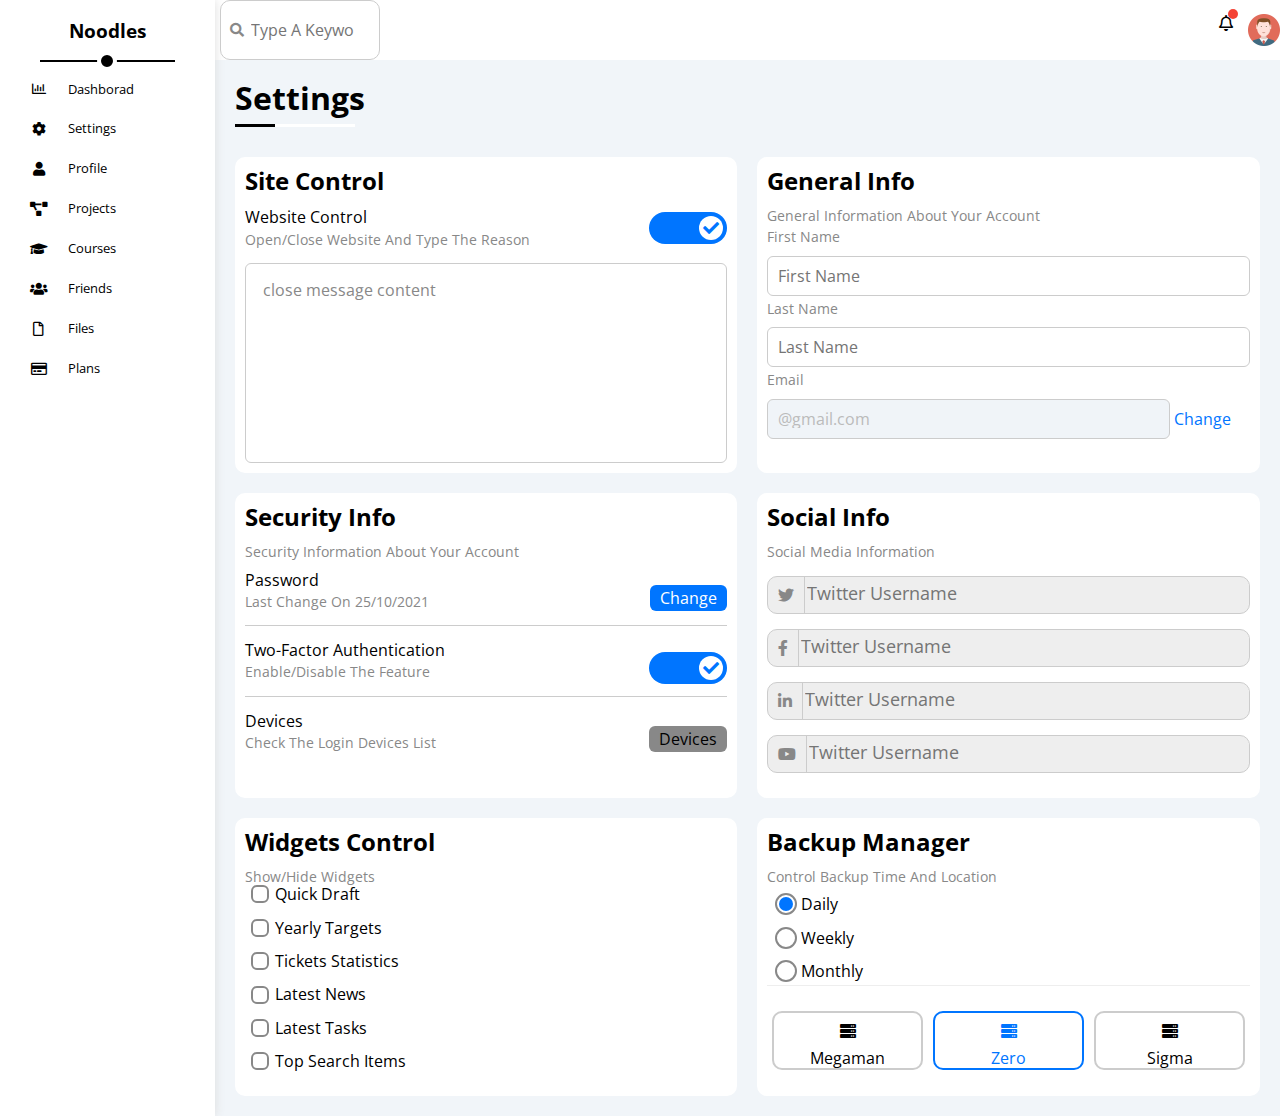
<file: Settings.html>
<!DOCTYPE html>
<html lang="en">
<head>
    <meta charset="UTF-8">
    <meta name="viewport" content="width=device-width, initial-scale=1.0">
    <link rel="stylesheet" href="css/all.min.css">
    <link rel="stylesheet" href="css/framework.css">
    <link rel="stylesheet" href="css/normalize.css">
    <link rel="stylesheet" href="css/temp.css">
    <link rel="preconnect" href="https://fonts.gstatic.com" crossorigin />
    <link href="https://fonts.googleapis.com/css2?family=Open+Sans:wght@300;500&#038;display=swap" rel="stylesheet" />
    <title>Template-4</title>
</head>
<body>
    <!-- Start Sidebar -->
    <div class="page d-flex">
        <div class="sidebar bg-white p-20 p-relative">
            <h3 class="p-relative txt-c mt-0">Noodles</h3>
            <ul>
                <li>
                    <a class="d-flex align-c c-black fs-14 p-10 rad-6" href="index.html">
                        <i class="far fa-chart-bar fa-fw mr-10"></i>
                        <span>Dashborad</span>
                    </a>
                </li>
                <li>
                    <a class="active  d-flex align-c c-black fs-14 p-10 rad-6" href="settings.html">
                        <i class="fas fa-cog fa-fw mr-10"></i>
                        <span>Settings</span>
                    </a>
                </li>
                <li>
                    <a class="d-flex align-c c-black fs-14 p-10 rad-6" href="profile.html">
                        <i class="fas fa-user fa-fw mr-10"></i>
                        <span>Profile</span>
                    </a>
                </li>
                <li>
                    <a class="d-flex align-c c-black fs-14 p-10 rad-6" href="projects.html">
                        <i class="fas fa-project-diagram fa-fw mr-10"></i>
                        <span>Projects</span>
                    </a>
                </li>
                <li>
                    <a class="d-flex align-c c-black fs-14 p-10 rad-6" href="courses.html">
                        <i class="fas fa-graduation-cap fa-fw mr-10"></i>
                        <span>Courses</span>
                    </a>
                </li>
                <li>
                    <a class="d-flex align-c c-black fs-14 p-10 rad-6" href="friends.html">
                        <i class="fas fa-users fa-fw mr-10"></i>
                        <span>Friends</span>
                    </a>
                </li>
                <li>
                    <a class="d-flex align-c c-black fs-14 p-10 rad-6" href="files.html">
                        <i class="far fa-file fa-fw mr-10"></i>
                        <span>Files</span>
                    </a>
                </li>
                <li>
                    <a class="d-flex align-c c-black fs-14 p-10 rad-6" href="plans.html">
                        <i class="far fa-credit-card fa-fw mr-10"></i>
                        <span>Plans</span>
                    </a>
                </li>
            </ul>
        </div>
        <!-- End Sidebar -->
        <div class="content w-full">
            <!-- Start Head -->
            <div class="head bg-white p-15 between-flex">
                <div class="search p-relative">
                  <input class="p-10" type="search" placeholder="Type A Keyword" />
                </div>
                <div class="icons d-flex align-center">
                  <span class="notification p-relative">
                    <i class="far fa-bell"></i>
                  </span>
                  <img decoding="async" src="img/avatar.png" alt="" />
                </div>
              </div>
            <!-- End Head -->
            <h1 class="p-relative">Settings</h1>
                <div class="settings-page mg-20 d-grid gap-20">
                    <!-- Start Settings -->
                    <div class="settings bg-white rad-10 p-10">
                        <h2 class="mt-0 mb-20">Site Control</h2>
                        <p class="c-gray fs-14 mb-0"></p>
                        <div class="between-flex mb-15">
                            <div>
                                <span>Website Control</span>
                                <p class="c-gray mt-5 mb-0 fs-14">Open/Close Website And Type The Reason</p>
                            </div>
                            <div>
                                <label>
                                    <input class="toggle-checkbox" type="checkbox" checked />
                                    <div class="toggle-switch"></div>
                                  </label>
                            </div>
                        </div>
                        <textarea class="close-message b-none rad-6 d-flex w-full" placeholder="close message content"></textarea>
                    </div>
                    <!-- End Settings -->
                    <!-- Start Genaral -->
                    <div class="general-info bg-white p-10 rad-10">
                        <h2 class="mt-0 mb-20">General Info</h2>
                        <p class="c-gray fs-14 mb-0 ">General Information About Your Account</p>
                        <div class="mb-15">
                            <label class="fs-14 c-gray d-block mb-10 mt-5" for="first">First Name</label>
                            <input 
                            class="b-none w-full d-block rad-6 p-10 brd-ccc" 
                            type="text"
                            placeholder="First Name"
                            id="First">
                            <label class="fs-14 c-gray d-block mb-10 mt-5" for="Last">Last Name</label>
                            <input 
                            class="b-none w-full d-block rad-6 p-10 brd-ccc" 
                            type="text"
                            placeholder="Last Name"
                            id="Last">
                            <label class="fs-14 c-gray d-block mb-10 mt-5" for="email">Email</label>
                            <input 
                            class="email b-none d-block rad-6 p-10 brd-ccc w-full" 
                            type="email"
                            value="@gmail.com"
                            id="email"
                            disabled>
                            <a class="c-blue" href="#">Change</a>
                        </div>
                    </div>
                    <!-- End Genaral -->
                    <!-- Start Security -->
                    <div class="security-info bg-white rad-10 p-10">
                        <h2 class="mt-0 mb-20">Security Info</h2>
                        <p class="c-gray fs-14 mb-0">Security Information About Your Account</p>
                        <div class="sec-box between-flex mb-15 brb-1 mt-10">
                            <div>
                                <span>Password</span>
                                <p class="c-gray fs-14 mt-5 mb-15">Last Change On 25/10/2021</p>
                            </div>
                            <a class="btn-shape c-white bg-blue" href="#">Change</a>
                        </div>
                        <div class="sec-box between-flex mb-15 brb-1 mt-10">
                            <div>
                                <span>Two-Factor Authentication</span>
                                <p class="c-gray fs-14 mt-5 mb-15">Enable/Disable The Feature</p>
                            </div>
                            <label>
                                <input class="toggle-checkbox" type="checkbox" checked />
                                <div class="toggle-switch"></div>
                              </label>
                        </div>
                        <div class="sec-box between-flex mb-15 mt-10">
                            <div>
                                <span>Devices</span>
                                <p class="c-gray fs-14 mt-5 mb-15">Check The Login Devices List</p>
                            </div>
                            <a class="btn-shape c-black bg-gray" href="#">Devices</a>
                        </div>
                    </div>
                    <!-- End Security -->
                    <!-- Start Social -->
                    <div class="social-info bg-white rad-10 p-10">
                        <h2 class="mt-0 mb-20">Social Info</h2>
                        <p class="c-gray fs-14 mb-0">Social Media Information</p>
                        <div class="social-box d-flex align-c">
                            <i class="fab fa-twitter center-flex"></i>
                            <input class="b-none p-15 w-full" type="text" placeholder="Twitter Username">
                        </div>
                        <div class="social-box d-flex align-c">
                            <i class="fab fa-facebook-f center-flex"></i>
                            <input class="b-none p-15 w-full" type="text" placeholder="Twitter Username">
                        </div>
                        <div class="social-box d-flex align-c">
                            <i class="fab fa-linkedin-in center-flex"></i>
                            <input class="b-none p-15 w-full" type="text" placeholder="Twitter Username">
                        </div>
                        <div class="social-box d-flex align-c">
                            <i class="fab fa-youtube center-flex"></i>
                            <input class="b-none p-15 w-full" type="text" placeholder="Twitter Username">
                        </div>
                    </div>
                    <!-- End Social -->
                    <!-- Start Checkbox -->
                    <div class="widget-control bg-white rad-10 p-10">
                        <h2 class="mt-0 mb-20">Widgets Control</h2>
                        <p class="c-gray fs-14 mb-0">Show/Hide Widgets</p>
                         <div class="control d-flex align-c mb-15">
                            <input type="checkbox" name="" id="one">
                            <label for="one">Quick Draft</label>
                         </div>
                         <div class="control d-flex align-c mb-15">
                            <input type="checkbox" name="" id="two">
                            <label for="two">Yearly Targets</label>
                         </div>
                         <div class="control d-flex align-c mb-15">
                            <input type="checkbox" name="" id="three">
                            <label for="three">Tickets Statistics</label>
                         </div>
                         <div class="control d-flex align-c mb-15">
                            <input type="checkbox" name="" id="four">
                            <label for="four">Latest News</label>
                         </div>
                         <div class="control d-flex align-c mb-15">
                            <input type="checkbox" name="" id="five">
                            <label for="five">Latest Tasks</label>
                         </div>
                         <div class="control d-flex align-c mb-15">
                            <input type="checkbox" name="" id="six">
                            <label for="six">Top Search Items</label>
                         </div>
                    </div>
                    <!-- End Checkbox -->
                    <!-- Start backup -->
                    <div class="Backup-control bg-white rad-10 p-10">
                        <h2 class="mt-0 mb-20">Backup Manager</h2>
                        <p class="c-gray fs-14 mb-0">Control Backup Time And Location</p>
                        <div class="radio">
                            <input type="radio" id="day" name="time" checked>
                            <label for="day">Daily</label>
                        </div>
                        <div class="radio">
                            <input type="radio" id="week" name="time">
                            <label for="week">Weekly</label>
                        </div>
                        <div class="radio">
                            <input type="radio" id="month" name="time">
                            <label for="month">Monthly</label>
                        </div>
                        <div class="servers d-flex align-center txt-c">
                            <input type="radio" name="servers" id="server-one" />
                            <div class="server mb-15 rad-10 w-full">
                              <label class="d-block m-15" for="server-one">
                                <i class="fas fa-server d-block mb-10"></i>
                                Megaman
                              </label>
                            </div>
                            <input type="radio" name="servers" id="server-two" checked />
                            <div class="server mb-15 rad-10 w-full">
                              <label class="d-block m-15" for="server-two">
                                <i class="fas fa-server d-block mb-10"></i>
                                Zero
                              </label>
                            </div>
                            <input type="radio" name="servers" id="server-three" />
                            <div class="server mb-15 rad-10 w-full">
                              <label class="d-block m-15" for="server-three">
                                <i class="fas fa-server d-block mb-10"></i>
                                Sigma
                              </label>
                            </div>
                    </div>
                    <!-- End backup -->
                </div>
        </div>
    </div>
</body>
</html>
</file>
<file: css/framework.css>
:root {
    --blue-color: #0075ff;
    --blue-alt-color: #0d69d5;
    --orange-color: #f59e0b;
    --green-color: #22c55e;
    --red-color: #f44336;
    --grey-color: #888;
  }

/* Start Box */

.d-flex {
    display: flex;
}
.d-block {
    display: block;
}
.align-c {
    align-items: center;
}
.jc-sb {
    justify-content: space-between;
}
.d-grid {
    display: grid;
}
.gap-20 {
    gap: 20px;
}
.f-wrap {
    flex-wrap: wrap;
}
@media(max-width:767px) {
    .d-block-mobile {
        display: block;
    }
    .hide-mobile {
        display: none;
    }
}
@media(max-width:767px) {
   
}
/* End Box */
/* Start padding + margin */
.w-full {
    width: 100%;
}
.w-100 {
    width: 100px;
}
.w-fit {
    width: fit-content;
}  
.h-full {
    height: 100%;
}
.h-100 {
    height: 100px;
}
.p-0 {
    padding: 0;
}
.p-10 {
    padding: 10px;
}
.p-20 {
    padding: 20px;
}
.pt-10 {
    padding-top: 10px;
}
.pt-20 {
    padding-top: 20px;
}
.pb-10 {
    padding-bottom: 10px;
}
.pb-20 {
    padding-bottom: 20px;
}
.pl-15 {
    padding-left: 15px;
}
.mg-0 {
    margin: 0;
}
.mg-10 {
    margin: 10px;
}
.mg-20 {
    margin: 20px;
}
.m-20 {
    margin: 20px;
}
.mt-0 {
    margin-top: 0;
}
.mt-5 {
    margin-top: 5px;
}
.mt-10 {
    margin-top: 10px;
}
.mt-20 {
    margin-top: 20px;
}
.mt-15 {
    margin-top: 15px;
}
.mt-25 {
    margin-top: 25px;
}
.mr-10 {
    margin-right: 10px;
}
.mr-15 {
    margin-right: 15px;
}
.mb-0 {
    margin-bottom: 0;
}
.mb-10 {
    margin-bottom: 10px;
} 
.mb-20 {
    margin-bottom: 20px;
}
.mb-5 {
    margin-bottom: 5px;
}
.mb-15 {
    margin-bottom: 15px;
}
.mb-20 {
    margin-bottom: 10px;
}
/* End padding + margin */
/* Start Color */
.bg-white {
    background-color: white;
}
.bg-eee {
    background-color: #eee;
}
.bg-gray {
    background-color: var(--grey-color);
}
.bg-blue {
    background-color: var(--blue-color);
}
.bg-orange {
    background-color: var(--orange-color);
}
.bg-red {
    background-color: var(--red-color);
}
.bg-green {
    background-color: var(--green-color);
}
.c-black {
    color: black;
}

.c-gray {
    color: var(--grey-color);
}
.c-white {
    color: white;
}
.c-green {
    color: var(--green-color);
}
.c-orange {
    color: var(--orange-color);
}
.c-blue {
    color: var(--blue-color);
}
.c-red {
    color: var(--red-color);
}
/* End Color */
/* Start Border */
.rad-6 {
    border-radius: 6px;
}
.rad-10 {
    border-radius: 10px;
}
.rad-half {
    border-radius: 50%;
}
.b-none {
    border: none;
}
.border-eee {
    border: 1px solid #eee;
}
/* End Border */
/* Start Position */
.p-absolute {
    position: absolute;
}
.p-relative {
    position: relative;
}
/* End Position */
/* Start Fonts */
.txt-c {
    text-align: center;
}
@media(max-width:767px) {
    .txt-c-mobile {
        text-align: center;
    }
}
.fs-13 {
    font-size: 13px;
}
.fs-14 {
    font-size: 14px;
}
.fs-15 {
    font-size: 15px;
}
.f-bold {
    font-weight: bold;
}
.fs-20 {
    font-size: 20px;
} 
.fs-25 {
    font-size: 25px;
}
/* End Fonts */
/* Start Components */
.center-flex{
    display: flex;
    justify-content: center;
    align-items: center;
}
.between-flex {
    display: flex;
    justify-content: space-between;
    align-items: center;
}
.btn-shape {
    padding: 4px 10px;
    border-radius: 6px;
}
.brt-1 {
    border-top: 1px solid #ccc; 
}
.brb-1 {
    border-bottom: 1px solid #ccc; 
}
.brd-ccc {
    border: 1px solid #ccc;
}
/* End Components */
</file>
<file: css/temp.css>
:root {
    --blue-color: #0075ff;
    --blue-alt-color: #0d69d5;
    --orange-color: #f59e0b;
    --green-color: #22c55e;
    --red-color: #f44336;
    --grey-color: #888;
  }
* {
    box-sizing: border-box;
}
body {
    font-family: "Open Sans", sans-serif;
    margin: 0;
}
ul {
    list-style: none;
    padding: 0;
}
::-webkit-scrollbar {
    width: 15px;
}
::-webkit-scrollbar-track {
    background-color: white;
}
::-webkit-scrollbar-thumb {
    background-color: var(--blue-color);
}
::-webkit-scrollbar-thumb:hover {
    background-color: var(--blue-alt-color);
}
*:focus {
    outline: none;
}
a {
    text-decoration: none;
}
.page {
    background-color: #f1f5f9;
    min-height: 100vh;
}
/* start sidebar */
.sidebar {
    width: 250px;
    box-shadow: 0 0 10px #ddd;
}
.sidebar > h3 {
    margin-bottom: 30px;
}
@media (max-width:767px) {
    .sidebar {
        width: 82px;
        padding: 10px;
    }
    .sidebar > h3 {
        margin-bottom: 15px;
    font-size: 13px;
    }
    .sidebar h3:before,
    .sidebar h3::after {
        display: none;
    }
    .sidebar li a span {
        display: none;
    }
}
.sidebar h3:before {
    content: "";
    position: absolute;
    width: calc(100% - 40px);
    height: 2px;
    background-color: black;
    left: 20px;
    bottom: -20px;
} 
.sidebar h3::after {
    content: "";
    position: absolute;
    width: 12px;
    height: 12px;
    left: 50%;
    bottom: -19px;
    transform: translate(-50%, 50%);
    background-color: black;
    border-radius: 50%;
    border: 4px solid white;
}
.sidebar a:hover,
.sidebar a .active {
    background-color: #f6f6f6;
}
.sidebar li a {
    transition: 0.3s;
    margin-bottom: 5px;
}
.sidebar li a span {
    font-size: 13px;
    margin-left: 10px;
}
/* End sidebar */
/* Start Head */
.content {
    overflow: hidden;
  }
  .head .search::before {
    font-family: "Font Awesome 5 Free";
    content: "\f002";
    font-weight: 900;
    position: absolute;
    left: 15px;
    top: 50%;
    transform: translateY(-50%);
    font-size: 14px;
    color: var(--grey-color);
  }
  .head .search input {
    border: 1px solid #ccc;
    border-radius: 10px;
    margin-left: 5px;
    padding-left: 30px;
    width: 160px;
    transition: width 0.3s;
    height: 60px;
  }
  .head .search input:focus {
    width: 200px;
  }
  .head .search input:focus::placeholder {
    opacity: 0;
  }
  .head .icons .notification::before {
    content: "";
    position: absolute;
    width: 10px;
    height: 10px;
    background-color: var(--red-color);
    border-radius: 50%;
    right: -5px;
    top: -5px;
  }
  .head .icons img {
    width: 32px;
    height: 32px;
    margin-left: 15px;
  }
/* End Head */
.page h1 {
    margin: 20px 20px 40px ;
}
.page h1::before,
.page h1:after {
    content: "";
    position: absolute;
    left: 0;
    bottom: -10px;
    height: 3px;
}
.page h1::before {
    width: 120px;
    background-color: white;
}
.page h1:after {
    width: 40px;
    background-color: black;
}
.wrapper {
    grid-template-columns: repeat(auto-fill, minmax(450px, 1fr));
    margin-left: 20px;
    margin-right: 20px;
    margin-bottom: 20px;
  }
  @media (max-width: 767px) {
    .wrapper {
      grid-template-columns: minmax(200px, 1fr);
      margin-left: 10px;
      margin-right: 10px;
      gap: 10px;
    }
  }
  /* Start Welcome */
  .welcome {
    overflow: hidden;
  }
  .welcome img {
    width: 170px;
    margin-bottom: -10px;
  }
  .welcome .avatar {
    width: 64px;
    height: 64px;
    border: 2px solid white;
    border-radius: 50%;
    padding: 3px;
    box-shadow: 0 0 5px #ddd;
    margin-left: 10px;
    margin-top: -32px ;
  }

  .welcome .body {
    border-top: 1px solid #eee;
    border-bottom: 1px solid #eee;
  }
  .welcome .body > div {
    flex: 1;
  }
  .welcome .visit {
    margin: 0 15px 15px auto;
    transition: 0.3s;
  }
  .welcome .visit:hover {
    background-color: var(--blue-alt-color);
  }
  @media(max-width:767px) {
   .welcome .intro {
    padding-bottom: 30px;
   }
   .welcome .body > div {
    margin-bottom: 10px;
   }
   .welcome .visit {
    margin: 0 auto;
    margin-bottom: 10px;
  }
  .welcome .avatar {
    margin-bottom: 0;
  }
  .welcome .body > div:not(:last-child) {
    margin-bottom: 20px;
  }
  }

  /* End Welcome */
  /* Start Quick Draft */
  .quick-draft textarea {
    min-height: 180px;
    resize: none;
  }
  .quick-draft .save {
    margin-left: auto;
    transition: 0.3s;
    cursor: pointer;
  }
  .quick-draft .save:hover {
    background-color: var(--blue-alt-color);
  }
  /* End Quick Draft */
  /* Start Targets */
  .targets .target-row .icon {
    width: 80px;
    height: 80px;
  }
  .targets .details {
    flex: 1;
  }
  .targets .details .progress {
    height: 4px;
  }
  .targets .details .progress > span {
    position: absolute;
    left: 0;
    top: 0;
    height: 100%;
  }
  .targets .details .progress > span span {
    position: absolute;
    bottom: 16px;
    right: -16px;
    color: white;
    padding: 2px 5px;
    font-size: 12px;
    border-radius: 6px;
  }
  .targets .details .progress > .blue span span:after {
    content: "";
    position: absolute;
    border-style: solid;
    border-width: 9px;
    border-top-color: var(--blue-color);
    bottom: -18px;
    left: 50%;
    transform: translateX(-50%);
  }
  .targets .details .progress > .orange span span:after {
    content: "";
    border-top-color: var(--orange-color);
    position: absolute;
    border-style: solid;
    border-width: 9px;
    bottom: -18px;
    left: 50%;
    transform: translateX(-50%);
  }
  .targets .details .progress > .green span span:after {
    content: "";
    border-top-color: var(--green-color);
    position: absolute;
    border-style: solid;
    border-width: 9px;
    bottom: -18px;
    left: 50%;
    transform: translateX(-50%);
  }
  .blue .icon,
  .blue .progress {
    background-color: lch(50.47 78.97 281.01 / 0.2);
  }
  .targets .details > span {
    margin-bottom: 10px;
  }
  .orange .icon,
  .orange .progress {
    background-color: rgb(245 158 11 / 20%);
  }
  .green .icon,
  .green .progress {
    background-color: rgb(34 197 94 / 20%);
  }
  /* End Targets */
  /* Start Tickets */
  .tickets .box {
    border: 1px solid #ccc;
    width: calc(50% - 10px);
  }
  @media(max-width:767px ) {
    .tickets .box {
      width: 100%;
    }
  }
  /* End Tickets */
  /* Start News */
  .news .news-row:not(:last-of-type) {
    border-bottom: 1px solid #ccc;
    margin-bottom: 20px;
    padding-bottom: 20px;
  }
  .news .news-row img {
    width: 100px;
    border-radius: 6px;
    margin-right: 15px;
  }
  .news .news-row .info {
    flex-grow: 1;
  }
  .news .news-row .info h3 {
    margin: 0 0 6px;
    font-size: 16px;
  }
  @media(max-width:767px ) {
    .news .label {
      margin: 15px auto;
      width: fit-content;
      
    }
  }
  /* End News */
  /* Start Task */
  .task .info:not(:last-of-type) {
    border-bottom: 1px solid #ccc;
    margin-bottom: 15px;
    padding-bottom: 15px;
  }
  .task .info {
    flex-grow: 1;
  }
  .task .info .done {
    opacity: 0.3;
  }
  .task .info .done h3,
  .task .info .done p {
    text-decoration: line-through;
  }
  .task .delete {
    cursor: pointer;
  }
  .task .delete:hover {
    color: var(--red-color);
  }
  /* End Task */
  /* Start Uploads */
  .latest ul li:not(:last-child) {
    border-bottom: 1px solid #ccc;
    padding-bottom: 22px;
    margin-bottom: 22px;
  }
  .latest ul li img {
    width: 40px;
    height: 40px;
  }
  /* End Uploads */
  /* Start Project */
  .last-project ul::before {
    content: "";
    height: 100%;
    position: absolute;
    left: 11px;
    background-color: var(--blue-color);
    width: 2px;
  }
  .last-project ul li::before {
    content: "";
    width: 20px;
    display: block;
    border-radius: 50%;
    /* border-color: red; */
    height: 20px;
    background-color: white;
    border: 2px solid white;
    outline: 2px solid var(--blue-color);
    margin-right: 15px;
    z-index: 1;
  }
  .last-project ul .done::before {
    background-color: var(--blue-color)
  }
  .last-project ul .current::before {
    animation: change-color 0.8s infinite alternate;
  }
  .last-project .launch-icon {
    position: absolute;
    right: 0;
    bottom: 0;
    opacity: 0.7;
    width: 160px;
  }

  /* End Project */
  /* Start Reminder */
  .reminders ul li .key {
    width: 15px;
    height: 15px;
  }
  .reminders ul li > .blue {
    border-left: 3px solid var(--blue-color);
  }
  .reminders ul li > .green{
    border-left: 3px solid var(--green-color);
  }
  .reminders ul li > .orange {
    border-left: 3px solid var(--orange-color);
  }
  .reminders ul li > .red {
    border-left: 3px solid var(--red-color);
  }
  /* End Reminder */
  /* Start Latest Post */

  .latest-post .avatar{
    width: 48px;
    height: 48px;
  }
  .latest-post .post-content{
    line-height: 1.8;
    text-transform: capitalize;
    min-height: 140px;    
  }
  /* End Latest Post */
  /* Start Social Media */
.social-media .box {
  padding-left: 70px;
  height: 70px;
}
.social-media .box i {
  position: absolute;
  top: 0;
  left: 0;
  width: 52px;
  transition: 0.3s;
}
.social-media .box i:hover {
  transform: rotate(5deg);
}
.social-media .twitter {
  margin-top: 20px;
  margin-top: 20px;
  background-color: lch(62.68 52.26 256.55 / 0.2);
}
.social-media .twitter span {
  color: #1da1f2;
}
.social-media .facebook {
  margin-top: 20px;
  margin-top: 20px;
  background-color: lch(50.46 71.1 278.5 / 0.2);
}
.social-media .facebook span {
  color: #1877f2;
}
.social-media .youtube {
  margin-top: 20px;
  margin-top: 20px;
  background-color:  lch(54.29 106.85 40.86 / 0.2);
}
.social-media .youtube span {
  color: #ff0000;
}
.social-media .linkedin {
  margin-top: 20px;
  margin-top: 20px;
  background-color: lch(42.55 56.05 273.87 / 0.2);
}
.social-media .linkedin span {
  color: #0a66c2;
}
.social-media .twitter i,
.social-media .twitter a{
  background-color: #1da1f2;
}
.social-media .facebook i,
.social-media .facebook a {
  background-color: #1877f2;
}
.social-media .youtube i,
.social-media .youtube a {
  background-color: #ff0000;
}
.social-media .linkedin i,
.social-media .linkedin a {
  background-color: #0a66c2;
}
.social-media .box a {
  margin-right: 10px;
}
  /* End Social Media */
  /* Start Table */
  .projects .responsive-table {
    overflow-x: auto;
  }
  .projects table {
    min-width: 1000px;
    border-spacing: 0;
  }
  .projects table thead td {
    background-color: #eee;
    font-weight: bold;
  }
  .projects table td {
    padding: 15px;
    
  }
  .projects table tr:hover  td{
    background-color: #eee;
  }
  .projects tbody td {
    border-bottom: 1px solid #eee;
    border-left: 1px solid #eee;
  }
  .projects table tbody tr td:last-child {
    border-right: 1px solid #eee;
  }
  .projects table img {
    width: 32px;
    height: 32px;
    border-radius: 50%;
    background-color: white;
    padding: 2px;
  }
  .projects table img:not(:first-child) {
    margin-left: -20px;
  }
  .projects table tbody tr td span {
    display: block;
    width: fit-content;
    margin: 0 auto;
  }
  /* End Table */
  /* Start Animation */
  /* Start Settings */
  .settings-page {
    grid-template-columns: repeat(auto-fill, minmax(450px, 1fr));
    margin-left: 20px;
    margin-right: 20px;
    margin-bottom: 20px;
  }
  @media (max-width:767px) {
    .settings-page {
      grid-template-columns: minmax(200px, 1fr);
      margin-left: 10px;
      margin-right: 10px;
      gap: 10px;
    }
  }
  .widget-control .control input[type=checkbox] {
    -webkit-appearance: none;
    appearance: none;
  }
  .toggle-checkbox {
    -webkit-appearance: none;
    appearance: none;
    display: none;
  }
  .toggle-switch {
    background-color: #ccc;
    width: 78px;
    height: 32px;
    border-radius: 16px;
    position: relative;
    transition: 0.3s;
    cursor: pointer;
  }
  .toggle-switch::before {
    font-family:"Font Awesome 5 Free";
    content: "\f00d";
    font-weight: 900;
    background-color: white;
    width: 24px;
    height: 24px;
    position: absolute;
    border-radius: 50%;
    top: 4px;
    left: 4px;
    display: flex;
    justify-content: center;
    align-items: center;
    color: #aaa;
    transition: 0.3s;
  }
  .toggle-checkbox:checked + .toggle-switch {
    background-color: var(--blue-color);
  }
  .toggle-checkbox:checked + .toggle-switch::before {
    content: "\f00c";
    left: 50px;
    color: var(--blue-color);
  }
  .settings-page :disabled {
    cursor: no-drop;
    background-color: #f0f4f8;
    color: #bbb;
  }

  .settings-page .close-message {
    resize: none;
    border: 1px solid #ccc;
    min-height: 200px;
  }
  .settings-page .close-message::placeholder {
    font-size: 13;
    color: var(--grey-color);
    padding: 15px;
  }
  .settings-page .email {
    display: inline-flex;
    width: calc(100% - 80px);
  }
  .settings-page .info1 {
    flex-direction: column;
  }
  .settings-page .social-box {
    margin-top: 15px;
    margin-bottom: 15px;
    border: 1px solid #ccc;
    border-radius: 10px;
    background-color: #eee;
  }
  .settings-page .social-box input {
    background-color: #eee;
  }
  .settings-page .social-box:focus-within i {
    color: black;
  }
  .settings-page .social-box input::placeholder {
    font-size: 18px;
    margin-left: 5px;
  }
  .settings-page .social-box i {
    padding: 10px;
    border-right: 1px solid #ccc;
    color: var(--grey-color);
    
  }
  .widget-control .control label {
    margin-left: 30px;
    cursor: pointer;
    position: relative;
  }
  .widget-control .control label::before {
    content: "";
    position: absolute;
    left: -15px;
    top: 50%;
    width: 14px;
    height: 14px;
    border: 2px solid var(--grey-color);
    margin: -9px;
    border-radius: 6px;
  }
  .widget-control .control label:hover::before {
    border-color: var(--blue-color);
  }
  .widget-control .control label:after {
    font-family: "Font Awesome 5 Free";
    content: "\f00c";
    font-weight: 900;
    position: absolute;
    left: -15px;
    top: 50%;
    margin: -9px;
    background-color: var(--blue-color);
    color: white;
    font-size: 12px;
    width: 18px;
    height: 18px;
    display: flex;
    justify-content: center;
    align-items: center;
    transform: scale(0) rotate(360deg);
    transition: 0.3s;
  }
  .widget-control .control input[type=checkbox]:checked +label::after {
    transform: scale(1);
  }

  .Backup-control .radio {
    margin-top: 10px;
    padding-bottom: 5px;
    
  }

  .Backup-control .radio label {
    margin-left: 30px;
    position: relative;
    cursor: pointer;
  }
  .Backup-control .radio label::before {
    content: "";
    position: absolute;
    width: 18px;
    height: 18px;
    border: 2px solid var(--grey-color);
    left: -26px;
    top: 50%;
    border-radius: 50%;
    margin-top: -11px;
  }
  .Backup-control .radio label:hover::before {
    border-color: var(--blue-color);
  }
  .Backup-control .radio label::after {
    content: "";
    position: absolute;
    width: 14px;
    height: 14px;
    background-color: var(--blue-color);
    border-radius: 50%;
    left: -11px;
    top: 67%;
    margin: -11px;
    transform: scale(0);
    transition: 0.3s;

  }
  .Backup-control .radio input[type=radio]:checked + label::after {
    transform: scale(1);
  } 
  .Backup-control .radio input[type=radio],
  .Backup-control .servers input[type=radio] {
    -webkit-appearance: none;
    appearance: none;
  }
  .Backup-control .servers {
    padding-top: 20px;
    border-top: 1px solid #eee;
  }
  @media(max-width:767px) {
    .Backup-control .servers {
      flex-wrap: wrap;
    }
  }
  .Backup-control .servers .server {
    border: 2px solid #ccc;
    position: relative;
    margin: 5px;
  }
  .Backup-control .servers i {
    padding-top: 10px;
  }
  .Backup-control .servers .server label {
    cursor: pointer;
  }
  .Backup-control .servers input[type=radio]:checked + .server {
    border-color: var(--blue-color);
    color: var(--blue-color);
  }
  /* End Settings */
/* Start Profile */
.profile-page .avatar-box {
  width: 300px;
 
}
@media (max-width:767px) {
  .profile-page .overview {
    flex-direction: column;
  }
}
@media (min-width:767px) {
  .profile-page .avatar-box {
    border-right: 1px solid #eee;
  }
}
.profile-page .avatar-box img{
  width: 120px;
}
.profile-page .overview .levels {
  width: 70%;
  height: 7px;
  margin: auto;
  position: relative;
  overflow: hidden;
}
.profile-page .overview .levels span {
    position: absolute;
    height: 100%;
    background-color: var(--blue-color);
    left: 0;
    top: 0;
    border-radius: 6px;
    
}
.profile-page .overview p:last-of-type {
  margin-bottom: 40px;
}
.profile-page .info-box .box {
  flex-wrap: wrap;
  border-bottom: 1px solid #eee;
  transition: 0.3s;
}
.profile-page .info-box .box:hover {
  background-color: #f7f7f7;
}
.profile-page .info-box .box > div {
  min-width: 250px;
  padding: 10px 0 0;
}
@media (max-width:767px) {
  .profile-page .info-box .box > div {
    min-width: 200px;
    padding: 10px 0 5px;
  }
}
.profile-page .info-box .box h4 {
  font-weight: normal;
}
/* End Profile */
/* Start Other-data */

@media (max-width:767px) {
  .profile-page .other-data {
    flex-direction: column;
  }
}
.profile-page .skills {
  flex-grow: 1;
}
.profile-page .skills ul li {
  padding: 15px 0;
}
.profile-page .skills li:not(:last-child){
  rder-bottom: 1px solid #eee;
}
.profile-page .skills li > span {
  background-color: #eee;
  margin-left: 15px;
  border-radius: 6px;
  padding: 5px 10px;
  font-size: 15px;
  display: inline-flex;

}
.profile-page .activites {
  flex-grow: 2;
}
.profile-page .activites .activity-box:not(:last-of-type) {
  margin-bottom: 20px;
  border-bottom: 1px solid #eee;
  padding-bottom: 20px;
}
.profile-page .activites .activity-box  {
  margin-top: 10px;
}
.profile-page .activites .activity-box  img {
  width: 64px;
  height: 64px;
  margin-right: 10px;
}
@media (min-width:767px) {
  .profile-page .activites .activity-box .time {
    margin-left: auto;
    text-align: right;
  }
}
@media (max-width:767px) {
  .profile-page  .activity-box {
    flex-direction: column;
  }
  .profile-page .activites .activity-box  img {
    margin: 0;
    margin-bottom: 10px;
  }
  .profile-page .activites .activity-box .time {
    margin-top: 15px;
  }
}

/* End Other-data */
/* Start Projects */
.Project-page {
  grid-template-columns: repeat(auto-fill, minmax(500px, 1fr));
}
@media (max-width:767px) {
  .Project-page {
    grid-template-columns:  minmax(200px, 1fr);
    gap: 10px;
    margin-left: 15px;
    margin-right: 15px;
  }
}
.Project-page .project .date {
  position: absolute;
  right: 15px;
  top: 15px;
}
.Project-page .project h4 {
  font-weight: normal;
}
.Project-page .project .team {
  position: relative;
  min-height: 80px;
}
.Project-page .project .team a {
  position: absolute;
  left: 0;
  bottom: 0;
}
.Project-page .project .team a:nth-child(2) {
  left: 25px;
}
.Project-page .project .team a:nth-child(3) {
  left: 50px;
}
.Project-page .project .team a:nth-child(4) {
  left: 75px;
}
.Project-page .project .team a:nth-child(5) {
  left: 100px;
}
.Project-page .project .team a:hover {
  z-index: 1000;
}
.Project-page .project .team img {
  width: 40px;
  height: 40px;
  border-radius: 50%;
  border: 2px solid white;
}
.Project-page .project .techs {
  justify-content: flex-end;
    padding-top: 15px;
    border-top: 1px solid #eee;
    margin-top: 15px;
}
@media (max-width:767px) {
  .Project-page .project .techs,
  .Project-page .project .info {
    flex-direction: column;
    
  }
  .Project-page .project .techs span:not(:last-child) {
    margin-bottom: 15px;
  }
  .Project-page .project .info .prog {
    margin-bottom: 15px;
  }
}
.Project-page .project .techs span {
  padding: 4px 8px;
  margin-left: 15px;
  width: fit-content;
}

.Project-page .project .info {
  border-top: 1px solid #eee;
  padding-top: 15px;
  margin-top: 15px;
}
.Project-page .project .info .prog {
  height: 8px;
  width: 260px;
  border-radius: 6px;
  position: relative;
}
.Project-page .project .info .prog span {
  background-color: var(--red-color);
    position: absolute;
    height: 8px;
    left: 0;
    top: 0;
    border-radius: 6px;
    display: block;
}
/* End Projects */
/* Start Courses */
.courses-page {
  grid-template-columns: repeat(auto-fill, minmax(350px, 1fr));
}
@media (max-width:767px) {
  .courses-page{
    grid-template-columns:  minmax(100px, 1fr);
    gap: 10px;
    margin-left: 15px;
    margin-right: 15px;
  }
}
.courses-page .course {
  overflow: hidden;
}
.courses-page .course .cover {
  width: 100%;
}
.courses-page .course .instructor {
  width: 70px;
  border-radius: 50%;
  border: 4px solid white;
  position: absolute;
  left: 25px;
  top: 25px;
}
.courses-page .course .text h1 {
  font-size: 25px;
  margin: 0;
}
.courses-page .course .text p {
  font-size: 21px;
  line-height: 1.7;
  font-weight: normal;
}
.courses-page .course .btn {
  position: absolute;
  left: 50%;
  transform: translateX(-50%);
  font-size: 13px;
}
.courses-page .course .info {
  border-top: 1px solid #eee;
  font-size: 13px;
}
.courses-page .course .info .title {
  position: absolute;
  top: -15px;
  left: 50%;
  transform: translateX(-50%);
  font-size: 20px;
  height: 30px;
}

.courses-page .course .info span:not(:first-child) {
  margin: 15px;
    color: gray;
}
/* End Courses */
/* Start Friends page */
.Friends-page {
  grid-template-columns: repeat(auto-fill, minmax(300px, 1fr));
}
@media (max-width:767px) {
  .Friends-page {
    grid-template-columns:  minmax(100px, 1fr);
    gap: 10px;
    margin-left: 15px;
    margin-right: 15px;
  }
}
.Friends-page .friend .contact i {
  font-size: 13px;
    padding: 15px;
    margin-left: 0px;
    color: #666;
    transition: 0.3s;
    cursor: pointer;
}
.Friends-page .friend .contact i:hover {
  background-color: var(--blue-color);
  color: white;
}
.Friends-page .friend .icons {
  border-top: 1px solid #eee;
  border-bottom: 1px solid #eee;
  padding-top: 15px;
  margin-top: 15px;
  padding-bottom: 15px;
  margin-bottom: 15px;
}
.Friends-page .friend .icons i {
  margin-right: 5px;
}
.Friends-page .friend .icons .vip {
  position: absolute;
    right: 65px;
    top: 69%;
    font-size: 60px;
    opacity: 0.3;
}
@media (min-width:767px) {
  .Friends-page .friend .info div a{
    display: flex;
    margin-top: 5px;
  }
}
/* End Friends page */
/* Start File Page */
.File-page {
  flex-direction: row-reverse;
  align-items: flex-start;
}
@media (max-width:767px) {
  .File-page {
    flex-direction: column;
    align-items: normal;
  }
}
.File-page .file-stats {
  min-width: 260px;
}
.File-page .file-stats .icon {
  width: 50px;

    height: 50px;
    margin-right: 10px;
}
.File-page .file-stats .size {
  margin-left: auto;
}
.File-page .file-stats .blue {
  background-color: rgb( 0 117 255 / 20%);
}
.File-page .file-stats .green {
  background-color: rgb(34 197 94 / 20%);
}
.File-page .file-stats .red {
  background-color: rgb(244 67 54 / 20%);
}
.File-page .file-stats .orange {
  background-color: rgb(245 158 11 / 20%);
}
.File-page .file-stats .upload {
  margin: auto;
    padding: 10px 20px;
    margin-top: 25px;
}
.File-page .file-stats .upload i {
  margin-right: 10px;
  font-size: 18px;
  transition: 0.3s ;

}
.File-page .file-stats .upload:hover {
  background-color: var(--blue-alt-color);
} 
.File-page .file-stats .upload:hover  i {
  animation:go-up 0.8s infinite;
}
.File-page .file-content {
  flex: 1;
  grid-template-columns: repeat(auto-fill, minmax(200px, 1fr));
}
.File-page .file-content img {
  width: 64px;
  height: 64px;
  transition: 0.3s;
}
.File-page .file-content .file:hover img {
  transform: rotate(10deg);
}
.File-page .file-content .info {
  border-top: 1px solid #eee; 
}
/* End File Page */
/* Start Animation */
/* Start Plans */
.plans-page {
  grid-template-columns: repeat(auto-fill, minmax(450px, 1fr));
}
@media (max-width:767px) {
  .plans-page  {
    grid-template-columns:  minmax(250px, 1fr);
    gap: 10px;
    margin-left: 15px;
    margin-right: 15px;
  }
}
.plans-page .plan .top {
  border: 3px solid white;
    outline: 3px solid transparent;
}
.plans-page .plan.green .top {
  outline-color: var(--green-color);
}
.plans-page .plan.orange .top {
  outline-color: var(--orange-color);
}
.plans-page .plan.blue .top {
  outline-color: var(--blue-color);
}
.plans-page .price {
  position: relative;
  font-size: 40px;
  width: fit-content;
  margin: auto;
}
.plans-page .price span {
  position: absolute;
    left: -20px;
    top: -10px;
    font-size: 25px;
}
.plans-page  ul li {
  padding: 20px;
  border-bottom: 1px solid #eee;
  display: flex;
  align-items: center;
  font-size: 15px;
}

.plans-page ul li .yes {
 color:  var(--green-color);
}
.plans-page  ul li i:not(.yes, .help) {
  color: var(--red-color); 
}
.plans-page  ul li .help {
 cursor: pointer;
 margin-left: auto;
  color: var(--grey-color);
}
.plans-page  ul li i:first-child {
  font-size: 18px;
  margin-right: 10px;
}
.plans-page .orange p:last-child {
  font-weight: normal;
  margin: 5px auto;
  width: fit-content;
}
  
/* End Plans */
  @keyframes change-color {
    from {
      background-color: var(--blue-color);
    }
    to {
      background-color: white;
    }
  }
  @keyframes go-up {
    0%, 100% {
      transform: translateY(0);
    }
    50% {
      transform: translateY(-5px);
    }
  }
  /* End Animation */
</file>
